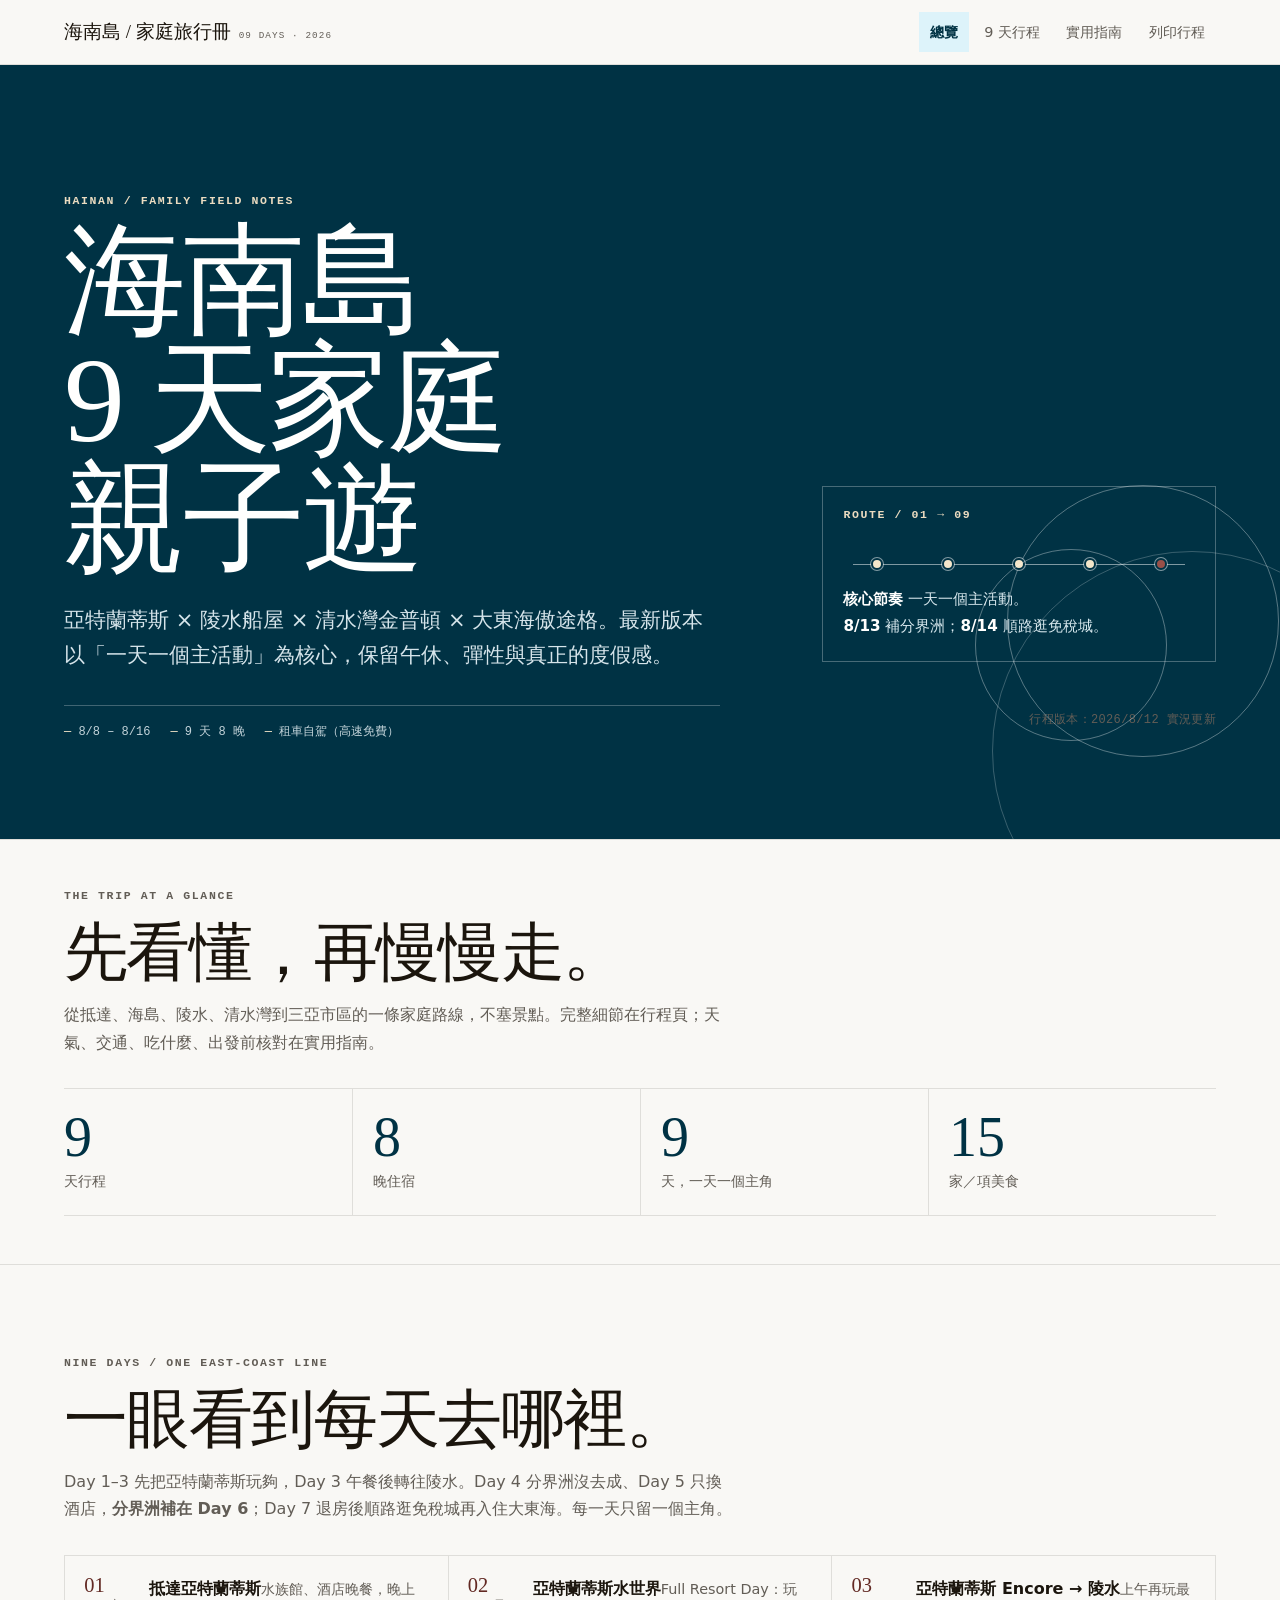
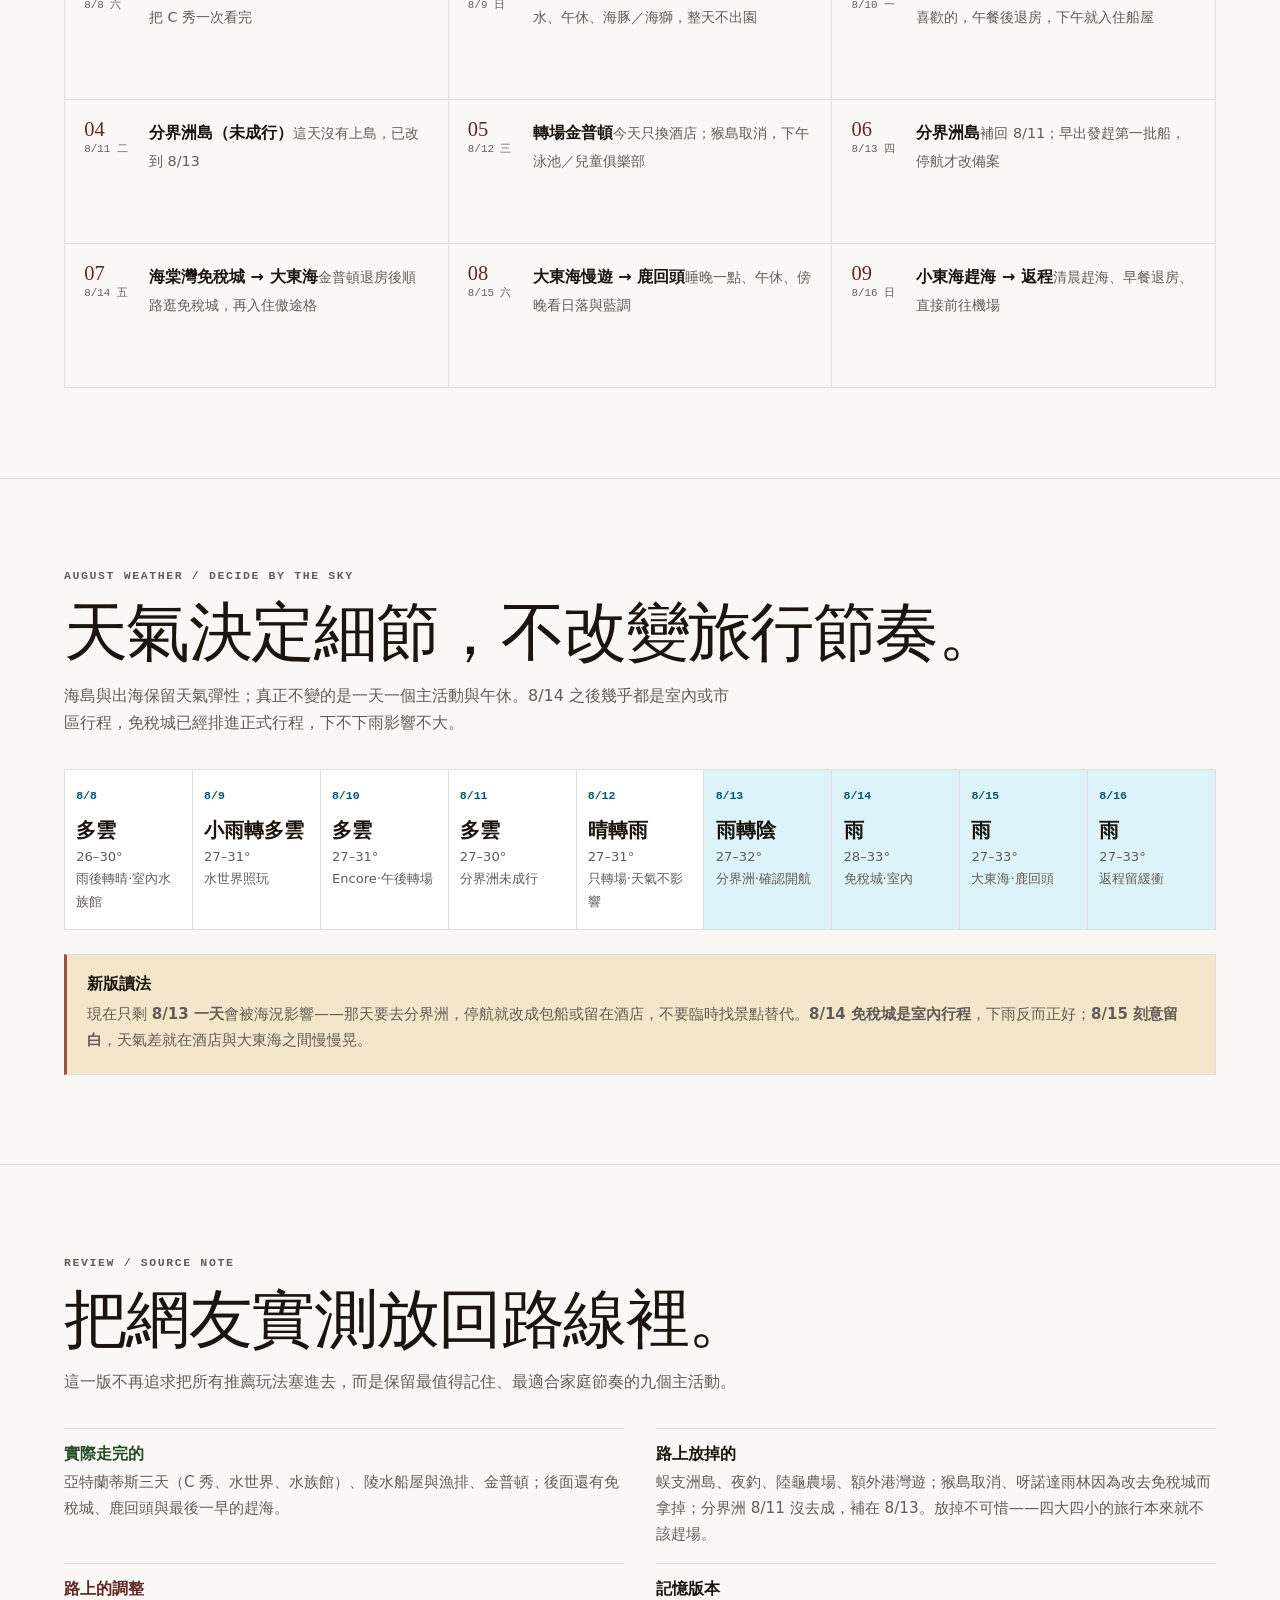
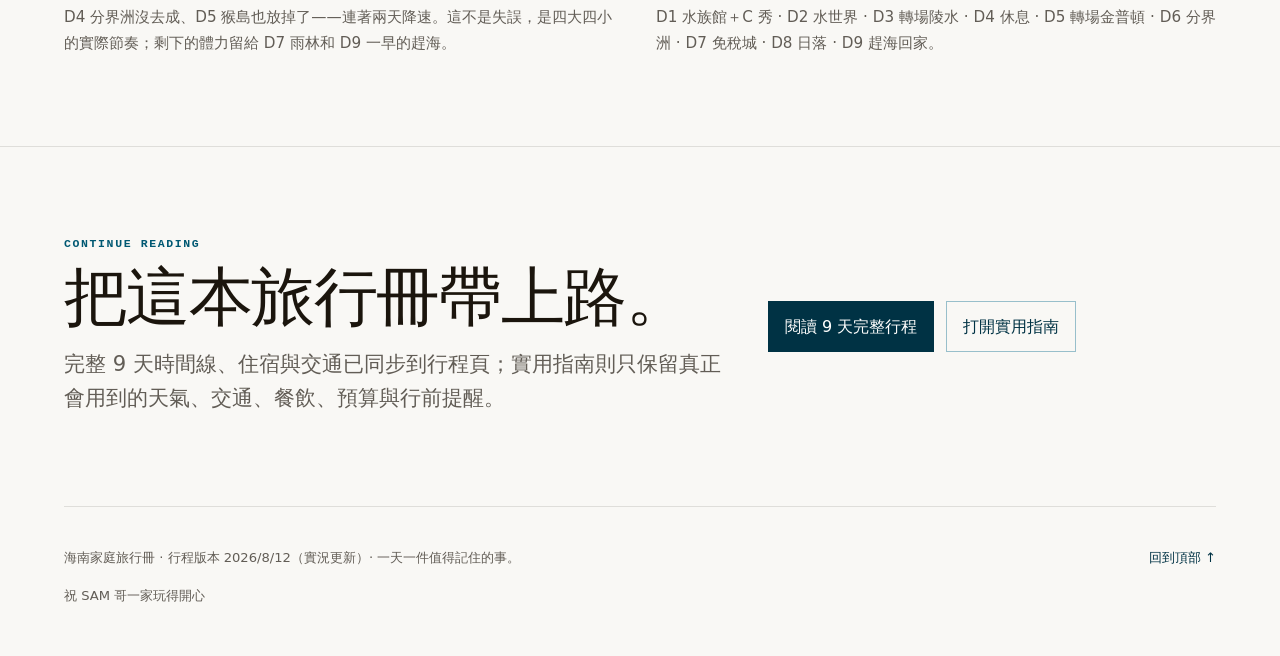
<file: index.html>
<!DOCTYPE html>

<html lang="zh-Hant">
<head>
<meta charset="utf-8"/>
<meta content="width=device-width, initial-scale=1" name="viewport"/>
<title>海南島 9 天 8 晚優化版｜家庭旅行冊</title>
<meta content="海南島 9 天 8 晚家庭親子遊優化版：一天一個主活動，保留午休、彈性與真正的度假感。" name="description"/>
<meta content="#1d3a5c" name="theme-color"/>
<meta content="telephone=no" name="format-detection"/>
<link href="data:image/svg+xml,%3Csvg xmlns='http://www.w3.org/2000/svg' viewBox='0 0 32 32'%3E%3Crect width='32' height='32' fill='%231d3a5c'/%3E%3Cpath d='M2 21c3.5 0 3.5-3 7-3s3.5 3 7 3 3.5-3 7-3 3.5 3 7 3' stroke='%23f2d9a8' stroke-width='2.4' fill='none' stroke-linecap='round'/%3E%3Cpath d='M2 27c3.5 0 3.5-3 7-3s3.5 3 7 3 3.5-3 7-3 3.5 3 7 3' stroke='%237fb0d4' stroke-width='2.4' fill='none' stroke-linecap='round'/%3E%3Ccircle cx='23' cy='9' r='4.5' fill='%23f2d9a8'/%3E%3C/svg%3E" rel="icon" type="image/svg+xml"/>
<meta content="website" property="og:type"/>
<meta content="海南島 9 天 8 晚優化版｜家庭旅行冊" property="og:title"/>
<meta content="海南島 9 天 8 晚家庭親子遊優化版：一天一個主活動，保留午休、彈性與真正的度假感。" property="og:description"/>
<meta content="海南島家庭旅行冊" property="og:site_name"/>
<meta content="zh_Hant" property="og:locale"/>
<meta content="summary" name="twitter:card"/>
<link href="styles.css" rel="stylesheet"/>
<script>document.documentElement.dataset.js="1"</script>
</head>
<body data-page="home">
<a class="skip-link" data-od-id="skip-link" href="#main-content">跳到主要內容</a>
<header class="site-header" data-od-id="site-header">
<div class="site-header__inner">
<a class="wordmark" data-od-id="site-wordmark" href="index.html">
        海南島 / 家庭旅行冊 <small>09 days · 2026</small>
</a>
<button aria-controls="site-nav" aria-expanded="false" class="menu-toggle" data-menu-toggle="" data-od-id="menu-toggle" type="button">開啟目錄</button>
<nav aria-label="主要導覽" class="site-nav" data-od-id="site-nav" hidden="" id="site-nav">
<a aria-current="page" data-nav-link="" data-od-id="nav-home" href="index.html">總覽</a>
<a data-nav-link="" data-od-id="nav-itinerary" href="itinerary.html">9 天行程</a>
<a data-nav-link="" data-od-id="nav-practical" href="practical-guide.html">實用指南</a>
<a data-od-id="nav-print" href="itinerary.html#print">列印行程</a>
</nav>
</div>
</header>
<header class="hero" data-od-id="home-hero">
<div class="hero__inner">
<div class="hero__copy">
<p class="eyebrow">Hainan / Family field notes</p>
<h1 data-od-id="home-title">海南島<br/>9 天家庭親子遊</h1>
<p class="lead">亞特蘭蒂斯 × 陵水船屋 × 清水灣金普頓 × 大東海傲途格。最新版本以「一天一個主活動」為核心，保留午休、彈性與真正的度假感。</p>
<div class="hero__footer" data-od-id="home-trip-meta">
<span>8/8 – 8/16</span>
<span>9 天 8 晚</span>
<span>租車自駕（高速免費）</span>
</div>
</div>
<div aria-label="路線摘要" class="hero__aside" data-od-id="home-route-art">
<div class="hero__route">
<p class="eyebrow">Route / 01 → 09</p>
<div aria-hidden="true" class="route-line">
<span></span><span></span><span></span><span></span><span></span>
</div>
<p class="hero__note"><strong>核心節奏</strong> 一天一個主活動。<br/><strong>8/13</strong> 補分界洲；<strong>8/14</strong> 順路逛免稅城。</p>
</div>
<p class="meta">行程版本：2026/8/12 實況更新</p>
</div>
</div>
</header>
<main id="main-content">
<section class="section section--tight" data-od-id="home-overview" data-section="" id="overview">
<div class="shell">
<div class="section-intro">
<p class="eyebrow eyebrow--sea">The trip at a glance</p>
<h2 data-od-id="overview-heading">先看懂，再慢慢走。</h2>
<p>從抵達、海島、陵水、清水灣到三亞市區的一條家庭路線，不塞景點。完整細節在行程頁；天氣、交通、吃什麼、出發前核對在實用指南。</p>
</div>
<div aria-label="行程統計" class="stat-strip" data-od-id="overview-stats">
<div class="stat" data-od-id="stat-days"><span class="stat__value">9</span><span class="stat__label">天行程</span></div>
<div class="stat" data-od-id="stat-nights"><span class="stat__value">8</span><span class="stat__label">晚住宿</span></div>
<div class="stat" data-od-id="stat-spots"><span class="stat__value">9</span><span class="stat__label">天，一天一個主角</span></div>
<div class="stat" data-od-id="stat-food"><span class="stat__value">15</span><span class="stat__label">家／項美食</span></div>
</div>
</div>
</section>
<section class="section" data-od-id="home-route" data-section="" id="route">
<div class="shell">
<div class="section-intro">
<p class="eyebrow eyebrow--sea">Nine days / one east-coast line</p>
<h2 data-od-id="route-heading">一眼看到每天去哪裡。</h2>
<p>Day 1–3 先把亞特蘭蒂斯玩夠，Day 3 午餐後轉往陵水。Day 4 分界洲沒去成、Day 5 只換酒店，<strong>分界洲補在 Day 6</strong>；Day 7 退房後順路逛免稅城再入住大東海。每一天只留一個主角。</p>
</div>
<div class="route-grid" data-od-id="route-grid">
<a class="route-item" data-date="2026-08-08" data-od-id="route-day-1" href="itinerary.html#day-1">
<span class="route-item__day">01 <span class="route-item__date">8/8 六</span></span>
<span><strong class="route-item__title">抵達亞特蘭蒂斯</strong><span class="route-item__caption">水族館、酒店晚餐，晚上把 C 秀一次看完</span></span>
</a>
<a class="route-item" data-date="2026-08-09" data-od-id="route-day-2" href="itinerary.html#day-2">
<span class="route-item__day">02 <span class="route-item__date">8/9 日</span></span>
<span><strong class="route-item__title">亞特蘭蒂斯水世界</strong><span class="route-item__caption">Full Resort Day：玩水、午休、海豚／海獅，整天不出園</span></span>
</a>
<a class="route-item" data-date="2026-08-10" data-od-id="route-day-3" href="itinerary.html#day-3">
<span class="route-item__day">03 <span class="route-item__date">8/10 一</span></span>
<span><strong class="route-item__title">亞特蘭蒂斯 Encore → 陵水</strong><span class="route-item__caption">上午再玩最喜歡的，午餐後退房，下午就入住船屋</span></span>
</a>
<a class="route-item" data-date="2026-08-11" data-od-id="route-day-4" href="itinerary.html#day-4">
<span class="route-item__day">04 <span class="route-item__date">8/11 二</span></span>
<span><strong class="route-item__title">分界洲島（未成行）</strong><span class="route-item__caption">這天沒有上島，已改到 8/13</span></span>
</a>
<a class="route-item" data-date="2026-08-12" data-od-id="route-day-5" href="itinerary.html#day-5">
<span class="route-item__day">05 <span class="route-item__date">8/12 三</span></span>
<span><strong class="route-item__title">轉場金普頓</strong><span class="route-item__caption">今天只換酒店；猴島取消，下午泳池／兒童俱樂部</span></span>
</a>
<a class="route-item" data-date="2026-08-13" data-od-id="route-day-6" href="itinerary.html#day-6">
<span class="route-item__day">06 <span class="route-item__date">8/13 四</span></span>
<span><strong class="route-item__title">分界洲島</strong><span class="route-item__caption">補回 8/11；早出發趕第一批船，停航才改備案</span></span>
</a>
<a class="route-item" data-date="2026-08-14" data-od-id="route-day-7" href="itinerary.html#day-7">
<span class="route-item__day">07 <span class="route-item__date">8/14 五</span></span>
<span><strong class="route-item__title">海棠灣免稅城 → 大東海</strong><span class="route-item__caption">金普頓退房後順路逛免稅城，再入住傲途格</span></span>
</a>
<a class="route-item" data-date="2026-08-15" data-od-id="route-day-8" href="itinerary.html#day-8">
<span class="route-item__day">08 <span class="route-item__date">8/15 六</span></span>
<span><strong class="route-item__title">大東海慢遊 → 鹿回頭</strong><span class="route-item__caption">睡晚一點、午休、傍晚看日落與藍調</span></span>
</a>
<a class="route-item" data-date="2026-08-16" data-od-id="route-day-9" href="itinerary.html#day-9">
<span class="route-item__day">09 <span class="route-item__date">8/16 日</span></span>
<span><strong class="route-item__title">小東海趕海 → 返程</strong><span class="route-item__caption">清晨趕海、早餐退房、直接前往機場</span></span>
</a>
</div>
</div>
</section>
<section class="section" data-od-id="home-weather-preview" data-section="" id="weather-preview">
<div class="shell">
<div class="section-intro">
<p class="eyebrow eyebrow--sea">August weather / decide by the sky</p>
<h2 data-od-id="weather-preview-heading">天氣決定細節，不改變旅行節奏。</h2>
<p>海島與出海保留天氣彈性；真正不變的是一天一個主活動與午休。8/14 之後幾乎都是室內或市區行程，免稅城已經排進正式行程，下不下雨影響不大。</p>
</div>
<div aria-label="每日天氣摘要" class="weather-grid" data-od-id="weather-grid">
<div class="weather-day" data-od-id="weather-0808"><span class="weather-day__date">8/8</span><strong class="weather-day__state">多雲</strong><span class="weather-day__temp">26–30°</span><span class="weather-day__desc">雨後轉晴·室內水族館</span></div>
<div class="weather-day" data-od-id="weather-0809"><span class="weather-day__date">8/9</span><strong class="weather-day__state">小雨轉多雲</strong><span class="weather-day__temp">27–31°</span><span class="weather-day__desc">水世界照玩</span></div>
<div class="weather-day" data-od-id="weather-0810"><span class="weather-day__date">8/10</span><strong class="weather-day__state">多雲</strong><span class="weather-day__temp">27–31°</span><span class="weather-day__desc">Encore·午後轉場</span></div>
<div class="weather-day" data-od-id="weather-0811"><span class="weather-day__date">8/11</span><strong class="weather-day__state">多雲</strong><span class="weather-day__temp">27–30°</span><span class="weather-day__desc">分界洲未成行</span></div>
<div class="weather-day" data-od-id="weather-0812"><span class="weather-day__date">8/12</span><strong class="weather-day__state">晴轉雨</strong><span class="weather-day__temp">27–31°</span><span class="weather-day__desc">只轉場·天氣不影響</span></div>
<div class="weather-day is-rainy" data-od-id="weather-0813"><span class="weather-day__date">8/13</span><strong class="weather-day__state">雨轉陰</strong><span class="weather-day__temp">27–32°</span><span class="weather-day__desc">分界洲·確認開航</span></div>
<div class="weather-day is-rainy" data-od-id="weather-0814"><span class="weather-day__date">8/14</span><strong class="weather-day__state">雨</strong><span class="weather-day__temp">28–33°</span><span class="weather-day__desc">免稅城·室內</span></div>
<div class="weather-day is-rainy" data-od-id="weather-0815"><span class="weather-day__date">8/15</span><strong class="weather-day__state">雨</strong><span class="weather-day__temp">27–33°</span><span class="weather-day__desc">大東海·鹿回頭</span></div>
<div class="weather-day is-rainy" data-od-id="weather-0816"><span class="weather-day__date">8/16</span><strong class="weather-day__state">雨</strong><span class="weather-day__temp">27–33°</span><span class="weather-day__desc">返程留緩衝</span></div>
</div>
<div class="callout callout--sand" data-od-id="weather-strategy-callout" style="margin-top:1.5rem">
<h3>新版讀法</h3>
<p>現在只剩 <strong>8/13 一天</strong>會被海況影響——那天要去分界洲，停航就改成包船或留在酒店，不要臨時找景點替代。<strong>8/14 免稅城是室內行程</strong>，下雨反而正好；<strong>8/15 刻意留白</strong>，天氣差就在酒店與大東海之間慢慢晃。</p>
</div>
</div>
</section>
<section class="section" data-od-id="home-review" data-section="" id="review">
<div class="shell">
<div class="section-intro">
<p class="eyebrow">Review / source note</p>
<h2 data-od-id="review-heading">把網友實測放回路線裡。</h2>
<p>這一版不再追求把所有推薦玩法塞進去，而是保留最值得記住、最適合家庭節奏的九個主活動。</p>
</div>
<div class="review-grid" data-od-id="review-grid">
<article class="review-item"><h3 class="is-good">實際走完的</h3><p>亞特蘭蒂斯三天（C 秀、水世界、水族館）、陵水船屋與漁排、金普頓；後面還有免稅城、鹿回頭與最後一早的趕海。</p></article>
<article class="review-item"><h3>路上放掉的</h3><p>蜈支洲島、夜釣、陸龜農場、額外港灣遊；猴島取消、呀諾達雨林因為改去免稅城而拿掉；分界洲 8/11 沒去成，補在 8/13。放掉不可惜——四大四小的旅行本來就不該趕場。</p></article>
<article class="review-item"><h3 class="is-warn">路上的調整</h3><p>D4 分界洲沒去成、D5 猴島也放掉了——連著兩天降速。這不是失誤，是四大四小的實際節奏；剩下的體力留給 D7 雨林和 D9 一早的趕海。</p></article>
<article class="review-item"><h3>記憶版本</h3><p>D1 水族館＋C 秀 · D2 水世界 · D3 轉場陵水 · D4 休息 · D5 轉場金普頓 · D6 分界洲 · D7 免稅城 · D8 日落 · D9 趕海回家。</p></article>
</div>
</div>
</section>
<section class="section" data-od-id="home-next-step" id="next">
<div class="shell split-layout split-layout--wide">
<div>
<p class="eyebrow eyebrow--sea">Continue reading</p>
<h2 data-od-id="next-heading">把這本旅行冊帶上路。</h2>
<p class="lead">完整 9 天時間線、住宿與交通已同步到行程頁；實用指南則只保留真正會用到的天氣、交通、餐飲、預算與行前提醒。</p>
</div>
<div class="button-row" data-od-id="next-actions">
<a class="button" data-od-id="cta-itinerary" href="itinerary.html">閱讀 9 天完整行程</a>
<a class="button button--quiet" data-od-id="cta-practical" href="practical-guide.html">打開實用指南</a>
</div>
</div>
</section>
</main>
<footer class="footer shell" data-od-id="site-footer">
<div class="footer__line">
<p>海南家庭旅行冊 · 行程版本 2026/8/12（實況更新）· 一天一件值得記住的事。</p>
<a class="back-to-top" data-od-id="home-back-to-top" href="#main-content">回到頂部 ↑</a>
</div>
<p style="margin-top:1rem">祝 SAM 哥一家玩得開心</p>
</footer>
<script src="site.js"></script>
</body>
</html>
</file>
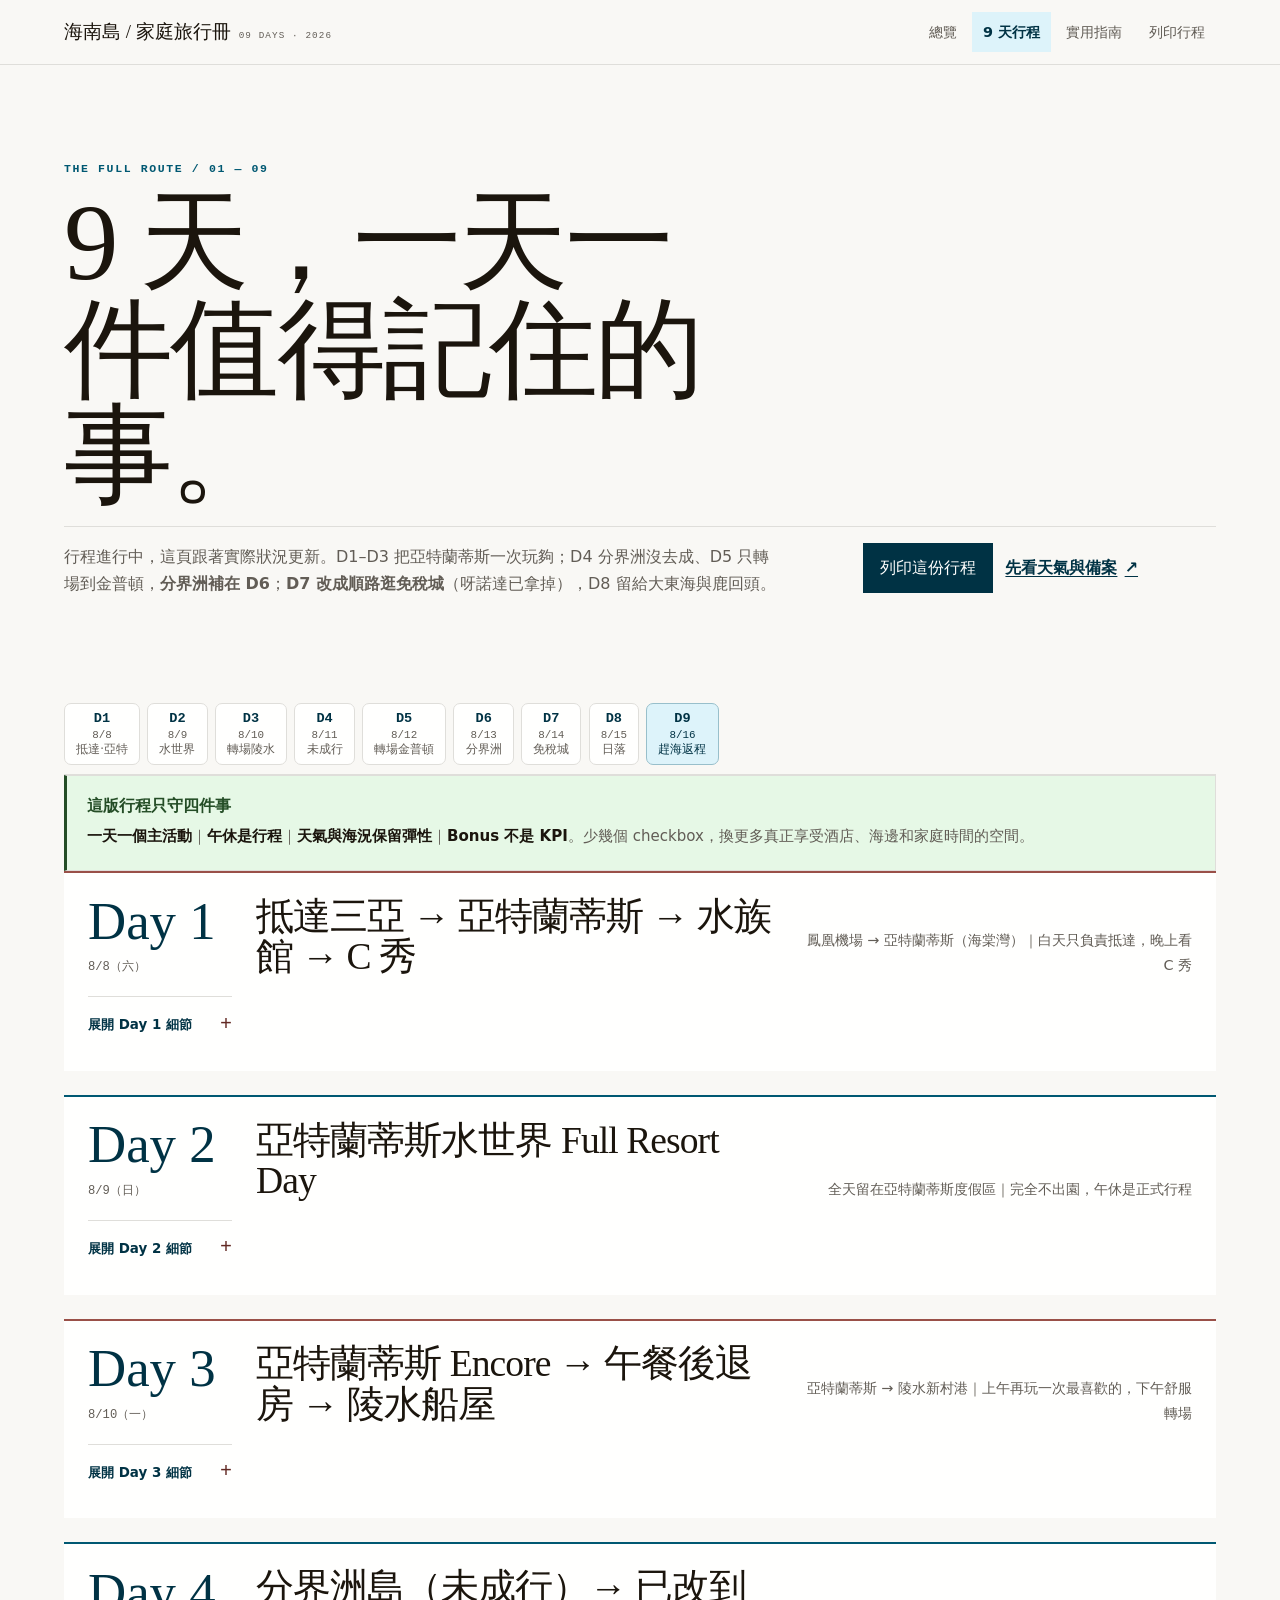
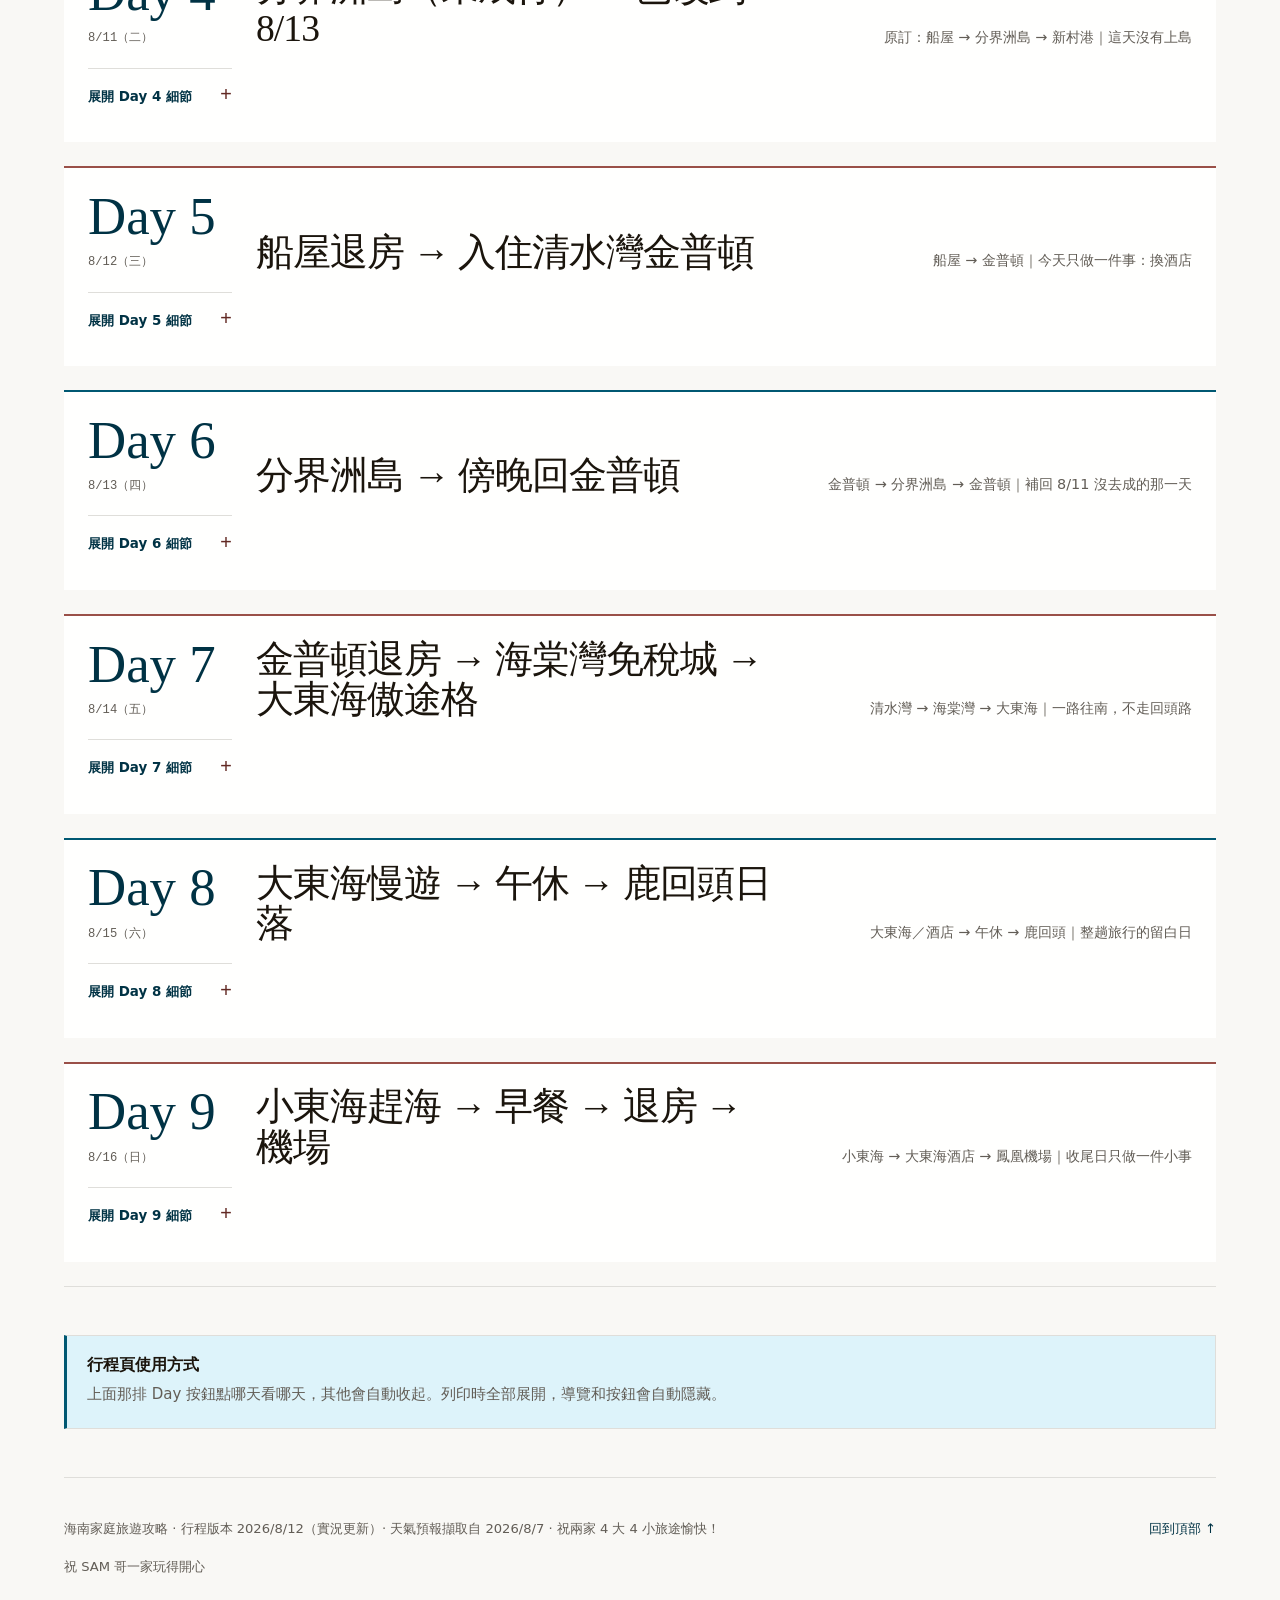
<file: itinerary.html>
<!DOCTYPE html>

<html lang="zh-Hant">
<head>
<meta charset="utf-8"/>
<meta content="width=device-width, initial-scale=1" name="viewport"/>
<title>9 天優化行程｜海南島家庭旅行冊</title>
<meta content="海南島 9 天 8 晚逐日行程：每天的建議節奏、主活動、餐飲與住宿，一天一個主角。" name="description"/>
<meta content="#1d3a5c" name="theme-color"/>
<meta content="telephone=no" name="format-detection"/>
<link href="data:image/svg+xml,%3Csvg xmlns='http://www.w3.org/2000/svg' viewBox='0 0 32 32'%3E%3Crect width='32' height='32' fill='%231d3a5c'/%3E%3Cpath d='M2 21c3.5 0 3.5-3 7-3s3.5 3 7 3 3.5-3 7-3 3.5 3 7 3' stroke='%23f2d9a8' stroke-width='2.4' fill='none' stroke-linecap='round'/%3E%3Cpath d='M2 27c3.5 0 3.5-3 7-3s3.5 3 7 3 3.5-3 7-3 3.5 3 7 3' stroke='%237fb0d4' stroke-width='2.4' fill='none' stroke-linecap='round'/%3E%3Ccircle cx='23' cy='9' r='4.5' fill='%23f2d9a8'/%3E%3C/svg%3E" rel="icon" type="image/svg+xml"/>
<meta content="website" property="og:type"/>
<meta content="9 天優化行程｜海南島家庭旅行冊" property="og:title"/>
<meta content="海南島 9 天 8 晚逐日行程：每天的建議節奏、主活動、餐飲與住宿，一天一個主角。" property="og:description"/>
<meta content="海南島家庭旅行冊" property="og:site_name"/>
<meta content="zh_Hant" property="og:locale"/>
<meta content="summary" name="twitter:card"/>
<link href="styles.css" rel="stylesheet"/>
<script>document.documentElement.dataset.js="1"</script>
</head>
<body data-page="itinerary">
<a class="skip-link" data-od-id="skip-link" href="#main-content">跳到主要內容</a>
<header class="site-header" data-od-id="site-header">
<div class="site-header__inner">
<a class="wordmark" data-od-id="site-wordmark" href="index.html">
        海南島 / 家庭旅行冊 <small>09 days · 2026</small>
</a>
<button aria-controls="site-nav" aria-expanded="false" class="menu-toggle" data-menu-toggle="" data-od-id="menu-toggle" type="button">開啟目錄</button>
<nav aria-label="主要導覽" class="site-nav" data-od-id="site-nav" hidden="" id="site-nav">
<a data-nav-link="" data-od-id="nav-home" href="index.html">總覽</a>
<a aria-current="page" data-nav-link="" data-od-id="nav-itinerary" href="itinerary.html">9 天行程</a>
<a data-nav-link="" data-od-id="nav-practical" href="practical-guide.html">實用指南</a>
<a data-od-id="nav-print" href="#print">列印行程</a>
</nav>
</div>
</header>
<main id="main-content">
<section class="page-intro shell" data-od-id="itinerary-intro" id="print">
<p class="eyebrow eyebrow--sea">The full route / 01 — 09</p>
<h1 data-od-id="itinerary-title">9 天，一天一件值得記住的事。</h1>
<div class="page-intro__line">
<p>行程進行中，這頁跟著實際狀況更新。D1–D3 把亞特蘭蒂斯一次玩夠；D4 分界洲沒去成、D5 只轉場到金普頓，<strong>分界洲補在 D6</strong>；<strong>D7 改成順路逛免稅城</strong>（呀諾達已拿掉），D8 留給大東海與鹿回頭。</p>
<div class="button-row">
<button class="button" data-od-id="print-itinerary" data-print="" type="button">列印這份行程</button>
<a class="text-link" data-od-id="itinerary-to-guide" href="practical-guide.html#weather">先看天氣與備案</a>
</div>
</div>
</section>
<nav aria-label="每日行程快速跳轉" class="day-nav" data-day-nav="">
<a class="day-nav__link" data-anchor-link="" data-date="2026-08-08" href="#day-1"><span class="day-nav__num">D1</span><span class="day-nav__date">8/8</span><span class="day-nav__label">抵達·亞特</span></a>
<a class="day-nav__link" data-anchor-link="" data-date="2026-08-09" href="#day-2"><span class="day-nav__num">D2</span><span class="day-nav__date">8/9</span><span class="day-nav__label">水世界</span></a>
<a class="day-nav__link" data-anchor-link="" data-date="2026-08-10" href="#day-3"><span class="day-nav__num">D3</span><span class="day-nav__date">8/10</span><span class="day-nav__label">轉場陵水</span></a>
<a class="day-nav__link" data-anchor-link="" data-date="2026-08-11" href="#day-4"><span class="day-nav__num">D4</span><span class="day-nav__date">8/11</span><span class="day-nav__label">未成行</span></a>
<a class="day-nav__link" data-anchor-link="" data-date="2026-08-12" href="#day-5"><span class="day-nav__num">D5</span><span class="day-nav__date">8/12</span><span class="day-nav__label">轉場金普頓</span></a>
<a class="day-nav__link" data-anchor-link="" data-date="2026-08-13" href="#day-6"><span class="day-nav__num">D6</span><span class="day-nav__date">8/13</span><span class="day-nav__label">分界洲</span></a>
<a class="day-nav__link" data-anchor-link="" data-date="2026-08-14" href="#day-7"><span class="day-nav__num">D7</span><span class="day-nav__date">8/14</span><span class="day-nav__label">免稅城</span></a>
<a class="day-nav__link" data-anchor-link="" data-date="2026-08-15" href="#day-8"><span class="day-nav__num">D8</span><span class="day-nav__date">8/15</span><span class="day-nav__label">日落</span></a>
<a class="day-nav__link" data-anchor-link="" data-date="2026-08-16" href="#day-9"><span class="day-nav__num">D9</span><span class="day-nav__date">8/16</span><span class="day-nav__label">趕海返程</span></a>
</nav><section class="shell" data-od-id="trip-principles">
<div class="callout callout--verify">
<h4>這版行程只守四件事</h4>
<p><strong>一天一個主活動</strong>｜<strong>午休是行程</strong>｜<strong>天氣與海況保留彈性</strong>｜<strong>Bonus 不是 KPI</strong>。少幾個 checkbox，換更多真正享受酒店、海邊和家庭時間的空間。</p>
</div>
</section>
<div class="shell">
<article class="day-card" data-date="2026-08-08" data-default-open="false" data-disclosure="" data-od-id="day-1" data-section="" id="day-1">
<div class="day-card__header">
<div class="day-card__topline"><span class="day-card__number">Day 1</span><span class="day-card__date">8/8（六）</span></div>
<h2 class="day-card__title" data-od-id="day-1-heading">抵達三亞 → 亞特蘭蒂斯 → 水族館 → C 秀</h2>
<p class="day-card__route">鳳凰機場 → 亞特蘭蒂斯（海棠灣）｜白天只負責抵達，晚上看 C 秀</p>
<div><button aria-controls="day-1-body" aria-expanded="true" class="disclosure__trigger" data-disclosure-trigger="" data-od-id="day-1-toggle" type="button">收合 Day 1 細節</button></div>
</div>
<div class="day-card__body" data-disclosure-panel="" data-od-id="day-1-body" id="day-1-body">
<div class="route-bar" data-od-id="day-1-route"><span class="r-item">鳳凰機場</span><span class="dot"></span><span class="r-item">亞特蘭蒂斯</span><span class="dot"></span><span class="r-item">失落的空間水族館</span><span class="dot"></span><span class="r-item">酒店晚餐</span><span class="dot"></span><span class="r-item">C 秀</span></div>
<div class="timeline" data-od-id="day-1-timeline"><div class="timeline__title">建議節奏</div><div class="timeline__item"><span class="timeline__time">14:00 左右</span><span>抵達三亞、取車</span></div><div class="timeline__item"><span class="timeline__time">約 15:00</span><span>入住／寄存行李</span></div><div class="timeline__item"><span class="timeline__time">下午</span><span>失落的空間水族館</span></div><div class="timeline__item"><span class="timeline__time">18:00 左右</span><span>酒店晚餐</span></div><div class="timeline__item"><span class="timeline__time">晚上</span><span>C 秀（訂票時就選這一晚）</span></div></div>
<div class="spot-list">
<article class="spot" data-od-id="day-1-arrive-01">
<div class="spot__head">
<div class="spot__mark">01<br/>ARRIVE</div>
<div><h3 class="spot__name">抵達＋取車</h3><div class="spot__facts"><span>先把人和行李安頓好</span></div></div>
</div>
<p class="spot__desc">第一天不追景點。完成取車後直接前往亞特蘭蒂斯，Check-in 未完成也可先寄存行李。</p>
<p class="spot__tip"><strong>提示</strong>：把精神留給接下來兩整天的亞特蘭蒂斯。</p>
</article>
<article class="spot" data-od-id="day-1-sea-02">
<div class="spot__head">
<div class="spot__mark">02<br/>SEA</div>
<div><h3 class="spot__name">失落的空間水族館</h3><div class="spot__facts"><span>下午主活動</span></div></div>
</div>
<p class="spot__desc">到酒店後只安排水族館，慢慢看、慢慢逛，不再加免稅城、市區或額外海灘活動。</p>
<p class="spot__tip"><strong>提示</strong>：孩子若累了就提早回房，今天的成功標準是「舒服抵達」。</p>
</article>
<article class="spot" data-od-id="day-1-show-03">
<div class="spot__head">
<div class="spot__mark">03<br/>SHOW</div>
<div><h3 class="spot__name">C 秀</h3><div class="spot__facts"><span>晚上主活動</span></div></div>
</div>
<p class="spot__desc">C 秀放在第一晚：白天只有水族館，體力還在，看完就直接回房睡覺，也把 D2、D3 的白天完整留給水世界。</p>
<p class="spot__tip"><strong>提示</strong>：訂票時就選 8/8 這一晚。如果班機延誤或孩子撐不住，改訂 8/9 晚上是唯一備案——不要拖到 D3，那天要退房轉場。</p>
</article></div>
<div class="meal-block" data-od-id="day-1-meals"><div class="meal-block__label">餐飲安排 · 01</div><p>晚餐：酒店內解決最省力，並且要趕得上 C 秀開演。重點不是吃遍餐廳，而是讓全家在第一晚順利落地、洗澡、睡好。</p></div>
<div class="hotel-block" data-od-id="day-1-hotel"><div class="hotel-block__label">住宿 · 01</div><p>三亞·亞特蘭蒂斯酒店｜連住 2 晚（8/10 中午退房）。</p></div>
<div class="callout callout--verify" data-od-id="day-1-principle"><h4>今天不加</h4><p>免稅城、額外市區、額外海灘活動全部先放掉。白天只負責進入度假模式，晚上把 C 秀一次解決。</p></div>
</div>
</article>
<article class="day-card" data-date="2026-08-09" data-default-open="false" data-disclosure="" data-od-id="day-2" data-section="" id="day-2">
<div class="day-card__header">
<div class="day-card__topline"><span class="day-card__number">Day 2</span><span class="day-card__date">8/9（日）</span></div>
<h2 class="day-card__title" data-od-id="day-2-heading">亞特蘭蒂斯水世界 Full Resort Day</h2>
<p class="day-card__route">全天留在亞特蘭蒂斯度假區｜完全不出園，午休是正式行程</p>
<div><button aria-controls="day-2-body" aria-expanded="true" class="disclosure__trigger" data-disclosure-trigger="" data-od-id="day-2-toggle" type="button">收合 Day 2 細節</button></div>
</div>
<div class="day-card__body" data-disclosure-panel="" data-od-id="day-2-body" id="day-2-body">
<div class="route-bar" data-od-id="day-2-route"><span class="r-item">酒店</span><span class="dot"></span><span class="r-item">水世界</span><span class="dot"></span><span class="r-item">午休</span><span class="dot"></span><span class="r-item">海豚／海獅</span><span class="dot"></span><span class="r-item">泳池／沙灘</span></div>
<div class="timeline" data-od-id="day-2-timeline"><div class="timeline__title">建議節奏</div><div class="timeline__item"><span class="timeline__time">09:30–10:00</span><span>盡量一開園就進水世界</span></div><div class="timeline__item"><span class="timeline__time">約 12:00</span><span>午餐</span></div><div class="timeline__item"><span class="timeline__time">13:00–15:00</span><span>回房午休（正式行程，不是空白）</span></div><div class="timeline__item"><span class="timeline__time">下午</span><span>海豚／海獅互動，依孩子精神決定活動量</span></div><div class="timeline__item"><span class="timeline__time">傍晚</span><span>泳池、沙灘或再刷一次水世界，想做哪個就做哪個</span></div><div class="timeline__item"><span class="timeline__time">晚上</span><span>酒店晚餐，早點睡（明天還有半天可以玩）</span></div></div>
<div class="spot-list">
<article class="spot" data-od-id="day-2-water-03">
<div class="spot__head">
<div class="spot__mark">04<br/>WATER</div>
<div><h3 class="spot__name">亞特蘭蒂斯水世界</h3><div class="spot__facts"><span>今天的主角</span></div></div>
</div>
<p class="spot__desc">上午集中玩水，先玩全家最想玩的設施，不以「把每個項目玩完」為目標——明天上午還會再來一次。</p>
<p class="spot__tip"><strong>提示</strong>：開園前後入場，通常比中午才進去舒服。住客可無限次入園，玩累了隨時回房。</p>
</article>
<article class="spot" data-od-id="day-2-pause-05">
<div class="spot__head">
<div class="spot__mark">05<br/>PAUSE</div>
<div><h3 class="spot__name">午餐＋午休</h3><div class="spot__facts"><span>必要行程</span></div></div>
</div>
<p class="spot__desc">中午回房沖澡、吃飯、休息。這一段不是空白，而是確保下午和晚上的情緒品質。</p>
<p class="spot__tip"><strong>提示</strong>：如果孩子已經很累，下午互動活動可以縮短。</p>
</article>
<article class="spot" data-od-id="day-2-animal-06">
<div class="spot__head">
<div class="spot__mark">06<br/>ANIMAL</div>
<div><h3 class="spot__name">海豚／海獅互動＋自由時段</h3><div class="spot__facts"><span>午休後不再趕場</span></div></div>
</div>
<p class="spot__desc">互動活動放在午休後。結束後不安排任何固定項目：泳池、沙灘、再刷一次水世界，或就待在房間，都算完成今天。</p>
<p class="spot__tip"><strong>提示</strong>：C 秀昨晚已經看完，今天晚上是真正的空檔，別再往裡面塞東西。</p>
</article></div>
<div class="meal-block" data-od-id="day-2-meals"><div class="meal-block__label">餐飲安排 · 02</div><p>早餐與晚餐留在酒店；午餐以方便、快、能回房休息為優先。想吃奧西亞諾海底餐廳或 Bread Street Kitchen，今晚是最從容的一晚。</p></div>
<div class="hotel-block" data-od-id="day-2-hotel"><div class="hotel-block__label">住宿 · 02</div><p>三亞·亞特蘭蒂斯酒店｜第 2 晚（明天中午退房）。</p></div>
<div class="callout callout--verify" data-od-id="day-2-principle"><h4>今天的關鍵</h4><p>一整天不出園。午休視為必要行程，不是可有可無。</p></div>
</div>
</article>
<article class="day-card" data-date="2026-08-10" data-default-open="false" data-disclosure="" data-od-id="day-3" data-section="" id="day-3">
<div class="day-card__header">
<div class="day-card__topline"><span class="day-card__number">Day 3</span><span class="day-card__date">8/10（一）</span></div>
<h2 class="day-card__title" data-od-id="day-3-heading">亞特蘭蒂斯 Encore → 午餐後退房 → 陵水船屋</h2>
<p class="day-card__route">亞特蘭蒂斯 → 陵水新村港｜上午再玩一次最喜歡的，下午舒服轉場</p>
<div><button aria-controls="day-3-body" aria-expanded="true" class="disclosure__trigger" data-disclosure-trigger="" data-od-id="day-3-toggle" type="button">收合 Day 3 細節</button></div>
</div>
<div class="day-card__body" data-disclosure-panel="" data-od-id="day-3-body" id="day-3-body">
<div class="route-bar" data-od-id="day-3-route"><span class="r-item">水世界 Encore</span><span class="dot"></span><span class="r-item">午餐＋退房</span><span class="dot"></span><span class="r-item">開往陵水</span><span class="dot"></span><span class="r-item">陵水船屋</span><span class="dot"></span><span class="r-item">新村港漁排</span></div>
<div class="timeline" data-od-id="day-3-timeline"><div class="timeline__title">建議節奏</div><div class="timeline__item"><span class="timeline__time">早上</span><span>睡到自然醒、酒店早餐，行李先收好</span></div><div class="timeline__item"><span class="timeline__time">09:30–11:30</span><span>水世界或水族館 Encore：只玩最喜歡的那幾樣</span></div><div class="timeline__item"><span class="timeline__time">12:00</span><span>午餐，順便沖澡換衣服</span></div><div class="timeline__item"><span class="timeline__time">13:00</span><span>退房、取車出發（車程約 1 小時）</span></div><div class="timeline__item"><span class="timeline__time">14:30–15:00</span><span>入住陵水船屋，下午在民宿附近晃晃</span></div><div class="timeline__item"><span class="timeline__time">晚上</span><span>新村港漁排晚餐</span></div></div>
<div class="spot-list">
<article class="spot" data-od-id="day-3-encore-07">
<div class="spot__head">
<div class="spot__mark">07<br/>ENCORE</div>
<div><h3 class="spot__name">亞特蘭蒂斯 Encore</h3><div class="spot__facts"><span>上午主活動</span></div></div>
</div>
<p class="spot__desc">住客可以無限次入園，所以最後一個上午不排新東西——回去玩前兩天全家最喜歡的那一兩樣，玩完就走，沒有遺憾。</p>
<p class="spot__tip"><strong>提示</strong>：早上先把行李打包好、寄放在櫃檯，玩完直接沖澡吃飯上車，不用再上樓折返。</p>
</article>
<article class="spot" data-od-id="day-3-stay-08">
<div class="spot__head">
<div class="spot__mark">08<br/>STAY</div>
<div><h3 class="spot__name">陵水船屋＋新村港</h3><div class="spot__facts"><span>下午轉場</span></div></div>
</div>
<p class="spot__desc">下午 3 點前就入住，比原本傍晚才到多出半個下午。晚上在漁排吃海鮮，不安排第二個正式景點。</p>
<p class="spot__tip"><strong>提示</strong>：早點到的好處是天還亮著——先熟悉船屋環境與上下船動線，帶小孩會安心很多。</p>
</article></div>
<div class="meal-block" data-od-id="day-3-meals"><div class="meal-block__label">餐飲安排 · 03</div><p>午餐：亞特蘭蒂斯園區內解決，吃完直接退房。晚餐：新村港漁排海鮮。</p></div>
<div class="hotel-block" data-od-id="day-3-hotel"><div class="hotel-block__label">住宿 · 03</div><p>暮嶼嵐·蜈家故事船屋民宿｜連住 2 晚。</p></div>
<div class="callout callout--verify" data-od-id="day-3-principle"><h4>為什麼不排蜈支洲島</h4><p>原本 D3 是「07:30 退房 → 蜈支洲一整天 → 傍晚才到船屋」，等於在兩個海島日（D3、D4）之間完全沒有喘息，還要拖著行李轉場。改成 Encore 之後：亞特蘭蒂斯玩得更徹底、轉場更輕鬆，D4 分界洲也才有體力好好玩。</p></div>
</div>
</article>
<article class="day-card" data-date="2026-08-11" data-default-open="false" data-disclosure="" data-od-id="day-4" data-section="" id="day-4">
<div class="day-card__header">
<div class="day-card__topline"><span class="day-card__number">Day 4</span><span class="day-card__date">8/11（二）</span></div>
<h2 class="day-card__title" data-od-id="day-4-heading">分界洲島（未成行）→ 已改到 8/13</h2>
<p class="day-card__route">原訂：船屋 → 分界洲島 → 新村港｜這天沒有上島</p>
<div><button aria-controls="day-4-body" aria-expanded="true" class="disclosure__trigger" data-disclosure-trigger="" data-od-id="day-4-toggle" type="button">收合 Day 4 細節</button></div>
</div>
<div class="day-card__body" data-disclosure-panel="" data-od-id="day-4-body" id="day-4-body">
<div class="callout callout--sand" data-od-id="day-4-status"><h4>這天的實際狀況</h4><p>分界洲島這天沒有去成，已經改到 <a href="#day-6">8/13</a>——票價、船班與當天節奏都整理在那張卡上。下面的內容保留，順序和注意事項一樣適用。</p></div>
<div class="route-bar" data-od-id="day-4-route"><span class="r-item">船屋</span><span class="dot"></span><span class="r-item">分界洲島</span><span class="dot"></span><span class="r-item">回船屋</span><span class="dot"></span><span class="r-item">新村港晚餐／夜市</span></div>
<div class="timeline" data-od-id="day-4-timeline"><div class="timeline__title">建議節奏</div><div class="timeline__item"><span class="timeline__time">08:30</span><span>抵達分界洲</span></div><div class="timeline__item"><span class="timeline__time">09:00–15:30</span><span>島上活動</span></div><div class="timeline__item"><span class="timeline__time">16:00 左右</span><span>離島</span></div><div class="timeline__item"><span class="timeline__time">17:00</span><span>回船屋洗澡休息</span></div><div class="timeline__item"><span class="timeline__time">18:30</span><span>新村港吃飯／夜市</span></div></div>
<div class="spot-list">
<article class="spot" data-od-id="day-4-island-09">
<div class="spot__head">
<div class="spot__mark">09<br/>ISLAND</div>
<div><h3 class="spot__name">分界洲島</h3><div class="spot__facts"><span>今天的主角</span></div></div>
</div>
<p class="spot__desc">推薦順序：魔鬼魚 → 海洋劇場 → 觀光車 → 午餐 → 沙灘／浮潛。偏海洋動物、觀光與慢海島，強度比水世界低。</p>
<p class="spot__tip"><strong>提示</strong>：若 8/13 決定要去，從金普頓出發比從船屋出發遠一些，早餐後就要動身，並且前一晚先確認開航。</p>
</article>
<article class="spot" data-od-id="day-4-bonus-10">
<div class="spot__head">
<div class="spot__mark">10<br/>BONUS</div>
<div><h3 class="spot__name">趕海</h3><div class="spot__facts"><span>Bonus，不是 KPI</span></div></div>
</div>
<p class="spot__desc">若天氣、潮汐、體力都剛好，可在傍晚安排 30–60 分鐘。任何一項不理想就直接取消。</p>
<p class="spot__tip"><strong>提示</strong>：趕海不需要為了「排進去」而犧牲洗澡、晚餐和睡眠。</p>
</article></div>
<div class="meal-block" data-od-id="day-4-meals"><div class="meal-block__label">餐飲安排 · 04</div><p>午餐：島上簡單吃。晚餐：新村港／夜市，回到陸地後慢慢吃。</p></div>
<div class="hotel-block" data-od-id="day-4-hotel"><div class="hotel-block__label">住宿 · 04</div><p>暮嶼嵐·蜈家故事船屋民宿｜第 2 晚。</p></div>
<div class="callout callout--verify" data-od-id="day-4-principle"><h4>夜釣已刪除</h4><p>不把夜釣列為正式行程。全家狀態很好、天氣又合適時，才臨時問船家是否有短程體驗。</p></div>
</div>
</article>
<article class="day-card" data-date="2026-08-12" data-default-open="false" data-disclosure="" data-od-id="day-5" data-section="" id="day-5">
<div class="day-card__header">
<div class="day-card__topline"><span class="day-card__number">Day 5</span><span class="day-card__date">8/12（三）</span></div>
<h2 class="day-card__title" data-od-id="day-5-heading">船屋退房 → 入住清水灣金普頓</h2>
<p class="day-card__route">船屋 → 金普頓｜今天只做一件事：換酒店</p>
<div><button aria-controls="day-5-body" aria-expanded="true" class="disclosure__trigger" data-disclosure-trigger="" data-od-id="day-5-toggle" type="button">收合 Day 5 細節</button></div>
</div>
<div class="day-card__body" data-disclosure-panel="" data-od-id="day-5-body" id="day-5-body">
<div class="route-bar" data-od-id="day-5-route"><span class="r-item">船屋</span><span class="dot"></span><span class="r-item">新村港午餐</span><span class="dot"></span><span class="r-item">金普頓</span><span class="dot"></span><span class="r-item">Resort time</span></div>
<div class="timeline" data-od-id="day-5-timeline"><div class="timeline__title">建議節奏</div><div class="timeline__item"><span class="timeline__time">上午</span><span>慢慢收行李、船屋退房，不趕時間</span></div><div class="timeline__item"><span class="timeline__time">中午</span><span>新村港午餐</span></div><div class="timeline__item"><span class="timeline__time">下午</span><span>前往金普頓、Check-in</span></div><div class="timeline__item"><span class="timeline__time">下午到晚上</span><span>泳池／兒童俱樂部／沙灘／房間休息</span></div></div>
<div class="spot-list">
<article class="spot" data-od-id="day-5-move-11">
<div class="spot__head">
<div class="spot__mark">11<br/>MOVE</div>
<div><h3 class="spot__name">轉場：船屋 → 金普頓</h3><div class="spot__facts"><span>今天唯一的任務</span></div></div>
</div>
<p class="spot__desc">今天不排景點，只把人和行李從陵水新村港移到清水灣。原訂的南灣猴島＋呆呆島取消。</p>
<p class="spot__tip"><strong>提示</strong>：連著兩天沒有大行程，正好把體力補回來——明天要不要去分界洲，取決於今天休息得夠不夠。</p>
</article>
<article class="spot" data-od-id="day-5-resort-12">
<div class="spot__head">
<div class="spot__mark">12<br/>RESORT</div>
<div><h3 class="spot__name">金普頓下午</h3><div class="spot__facts"><span>正式降速</span></div></div>
</div>
<p class="spot__desc">Check-in 後不再排正式景點。泳池、兒童俱樂部、沙灘、房間休息，想做哪個就做哪個。</p>
<p class="spot__tip"><strong>提示</strong>：今天睡飽一點，明天才有本錢決定要不要上島。</p>
</article></div>
<div class="meal-block" data-od-id="day-5-meals"><div class="meal-block__label">餐飲安排 · 05</div><p>12:30 新村港午餐；晚餐留在酒店內或附近。</p></div>
<div class="hotel-block" data-od-id="day-5-hotel"><div class="hotel-block__label">住宿 · 05</div><p>海南清水灣金普頓酒店｜連住 2 晚。</p></div>
<div class="callout callout--verify" data-od-id="day-5-principle"><h4>今天不塞</h4><p>陸龜農場、港灣遊等加碼不再列為必做。把空白真正還給酒店。</p></div>
</div>
</article>
<article class="day-card" data-date="2026-08-13" data-default-open="false" data-disclosure="" data-od-id="day-6" data-section="" id="day-6">
<div class="day-card__header">
<div class="day-card__topline"><span class="day-card__number">Day 6</span><span class="day-card__date">8/13（四）</span></div>
<h2 class="day-card__title" data-od-id="day-6-heading">分界洲島 → 傍晚回金普頓</h2>
<p class="day-card__route">金普頓 → 分界洲島 → 金普頓｜補回 8/11 沒去成的那一天</p>
<div><button aria-controls="day-6-body" aria-expanded="true" class="disclosure__trigger" data-disclosure-trigger="" data-od-id="day-6-toggle" type="button">收合 Day 6 細節</button></div>
</div>
<div class="day-card__body" data-disclosure-panel="" data-od-id="day-6-body" id="day-6-body">
<div class="callout callout--sand" data-od-id="day-6-tonight"><h4>今晚要做完的兩件事</h4><p><strong>① 查開航公告</strong>——碼頭電話或官方公眾號。8/13 預報雨轉陰，風浪不對就直接停航，這一票最大。<br/><strong>② 決定早鳥票買不買</strong>——早鳥要提前一天買，也就是今晚截止。但多數早鳥票不可退，如果還沒完全確定會去，寧可明天現場買，多花幾十塊換彈性。</p></div>
<div class="route-bar" data-od-id="day-6-route"><span class="r-item">金普頓早餐</span><span class="dot"></span><span class="r-item">分界洲碼頭</span><span class="dot"></span><span class="r-item">上島</span><span class="dot"></span><span class="r-item">回金普頓</span></div>
<div class="timeline" data-od-id="day-6-timeline"><div class="timeline__title">建議節奏</div><div class="timeline__item"><span class="timeline__time">今晚</span><span>查開航公告；決定要不要買早鳥票</span></div><div class="timeline__item"><span class="timeline__time">早餐後</span><span>直接出發，別拖——從金普頓出發比從船屋遠</span></div><div class="timeline__item"><span class="timeline__time">08:30 左右</span><span>趕第一批船上島</span></div><div class="timeline__item"><span class="timeline__time">島上</span><span>魔鬼魚 → 海洋劇場 → 觀光車 → 午餐 → 沙灘／浮潛</span></div><div class="timeline__item"><span class="timeline__time">16:00 前</span><span>開始下島（末班：最晚上島 17:30、離島 18:00）</span></div><div class="timeline__item"><span class="timeline__time">晚上</span><span>回金普頓，酒店附近慢慢吃飯</span></div></div>
<div class="spot-list">
<article class="spot" data-od-id="day-6-island-13">
<div class="spot__head">
<div class="spot__mark">13<br/>ISLAND</div>
<div><h3 class="spot__name">分界洲島</h3><div class="spot__facts"><span>今天的主角</span><span>全程唯一海島日</span></div></div>
</div>
<p class="spot__desc">順序照 <a href="#day-4">Day 4</a> 那張卡：魔鬼魚 → 海洋劇場 → 觀光車 → 午餐 → 沙灘／浮潛。偏海洋動物與觀光，強度不高，但來回車程加船程會吃掉不少時間，所以早出發是關鍵。</p>
<p class="spot__tip"><strong>觀光車是單向的</strong>：¥40／人、共 4 站，第 4 站上車只能回起點，不能中途折返。建議在第 3 站（最高點）或第 4 站（觀景平台）下來走。</p>
<p class="spot__pitfall"><strong>海洋劇場不含在基礎門票裡</strong>，要另外買或直接買含它的套票。只買基礎票等於「看海」，不是「玩海」——你們的行程順序裡有海洋劇場，記得買對票種。</p>
</article>
<article class="spot" data-od-id="day-6-tickets-14">
<div class="spot__head">
<div class="spot__mark">14<br/>TICKET</div>
<div><h3 class="spot__name">票種與價格（行情參考）</h3><div class="spot__facts"><span>非即時報價</span><span>以 App 當下顯示為準</span></div></div>
</div>
<p class="spot__desc"><strong>基礎門票</strong>（含往返船票）旺季限價 ¥132／人，OTA 早鳥約 ¥117–122（需提前一天）。<br/><strong>套票 ¥233</strong>：門票＋往返船票＋海洋劇場＋贈熱帶魚餵食——四大四小要玩海洋劇場的話，這個最划算。<br/><strong>半潛艇套票 ¥337 起</strong>：含海底觀光半潛艇，贈海洋劇場。<br/><strong>觀光車 ¥40／人</strong>，另計。</p>
<p class="spot__pitfall"><strong>先量小孩身高再買票</strong>：1.2 米是分水嶺，而且網路上的說法互相矛盾——有的寫 1.2 米以下免票（上島免票則觀光車也免票），有的寫 0.7–1.19 米要買兒童票。海洋劇場則是 1.2 米以下免票入場但需購票成人陪同，且海上娛樂項目一律無優惠票。六到八歲差不多就卡在這條線上，差額不小，買票前在 App 的票種說明裡確認清楚。</p>
</article></div>
<div class="callout callout--sea" data-od-id="day-6-fallback"><h4>停航的話</h4><p>不要在碼頭乾等，也不要臨時找景點替代。兩個現成的備案：<strong>清水灣包船出海</strong>（上午自由燈塔＋會唱歌的沙灘拍照，09:00–12:00 出海，中午回酒店；同樣看海況，風力 5 級以上不去），或<strong>什麼都不去</strong>——泳池、兒童俱樂部、沙灘、午休。今天是金普頓唯一的完整一天，留在酒店一點都不浪費。</p></div>
<div class="meal-block" data-od-id="day-6-meals"><div class="meal-block__label">餐飲安排 · 06</div><p>午餐在島上簡單吃（島上餐飲選擇不多、價格偏高，可以帶點小孩的零食上船）。晚餐回金普頓附近，不為找名店再開一段車。</p></div>
<div class="hotel-block" data-od-id="day-6-hotel"><div class="hotel-block__label">住宿 · 06</div><p>海南清水灣金普頓酒店｜第 2 晚。</p></div>
<div class="callout callout--verify" data-od-id="day-6-principle"><h4>今天的標準</h4><p>早點出門、早點下島，晚上大家還有力氣笑，就算成功。島上不用把每個加購項目都解鎖——真的累了就提早回酒店，這不是損失。</p></div>
</div>
</article>
<article class="day-card" data-date="2026-08-14" data-default-open="false" data-disclosure="" data-od-id="day-7" data-section="" id="day-7">
<div class="day-card__header">
<div class="day-card__topline"><span class="day-card__number">Day 7</span><span class="day-card__date">8/14（五）</span></div>
<h2 class="day-card__title" data-od-id="day-7-heading">金普頓退房 → 海棠灣免稅城 → 大東海傲途格</h2>
<p class="day-card__route">清水灣 → 海棠灣 → 大東海｜一路往南，不走回頭路</p>
<div><button aria-controls="day-7-body" aria-expanded="true" class="disclosure__trigger" data-disclosure-trigger="" data-od-id="day-7-toggle" type="button">收合 Day 7 細節</button></div>
</div>
<div class="day-card__body" data-disclosure-panel="" data-od-id="day-7-body" id="day-7-body">
<div class="route-bar" data-od-id="day-7-route"><span class="r-item">金普頓</span><span class="dot"></span><span class="r-item">海棠灣免稅城</span><span class="dot"></span><span class="r-item">大東海傲途格</span></div>
<div class="timeline" data-od-id="day-7-timeline"><div class="timeline__title">建議節奏</div><div class="timeline__item"><span class="timeline__time">08:30</span><span>金普頓早餐＋退房</span></div><div class="timeline__item"><span class="timeline__time">上午</span><span>開往海棠灣，行李留車上</span></div><div class="timeline__item"><span class="timeline__time">中午</span><span>免稅城裡吃午餐（有美食街，冷氣足）</span></div><div class="timeline__item"><span class="timeline__time">下午</span><span>逛免稅城，累了就分批休息</span></div><div class="timeline__item"><span class="timeline__time">傍晚</span><span>往大東海，入住傲途格</span></div><div class="timeline__item"><span class="timeline__time">晚上</span><span>酒店／大東海附近吃飯</span></div></div>
<div class="spot-list">
<article class="spot" data-od-id="day-7-shopping-15">
<div class="spot__head">
<div class="spot__mark">15<br/>SHOP</div>
<div><h3 class="spot__name">海棠灣免稅城</h3><div class="spot__facts"><span>今天的主活動</span><span>室內冷氣</span></div></div>
</div>
<p class="spot__desc">在清水灣往大東海的路上，順路不繞。8/14 預報下雨，室內行程剛好；小孩逛累了有休息區與餐飲區，兩家大人也可以輪流顧小孩、輪流逛。</p>
<p class="spot__tip"><strong>三樣東西一定要帶在身上</strong>：護照、8/16 的離島機票（30 天內有效）、先註冊好的 cdf 會員。少一樣就結不了帳。</p>
<p class="spot__pitfall"><strong>提貨要提早想</strong>：離島免稅多數是機場提貨，不是當場帶走。8/16 班機若是下午，機場提貨要另外抓時間——<a href="#day-9">Day 9</a> 的返程節奏已經留了這段。想當場帶走就問清楚哪些櫃位可以「即購即提」。</p>
</article>
<article class="spot" data-od-id="day-7-stay-16">
<div class="spot__head">
<div class="spot__mark">16<br/>STAY</div>
<div><h3 class="spot__name">大東海傲途格</h3><div class="spot__facts"><span>傍晚只入住</span></div></div>
</div>
<p class="spot__desc">逛完直接南下入住，不再加景點。洗澡、吃飯、看海，讓轉場日乾淨收尾。</p>
<p class="spot__tip"><strong>提示</strong>：鹿回頭留給 D8 的日落與藍調時刻。</p>
</article></div>
<div class="meal-block" data-od-id="day-7-meals"><div class="meal-block__label">餐飲安排 · 07</div><p>午餐在免稅城的美食街解決（旁邊海棠 68 環球美食街有椰小雞·椰子雞）；晚餐在酒店或大東海附近，阿浪海鮮、萌噠噠椰子雞都在大東海。</p></div>
<div class="hotel-block" data-od-id="day-7-hotel"><div class="hotel-block__label">住宿 · 07</div><p>三亞綠發山海天酒店·傲途格精選｜連住 2 晚。</p></div>
<div class="callout callout--verify" data-od-id="day-7-principle"><h4>呀諾達雨林已拿掉</h4><p>免稅城和呀諾達方向相反——一個在海邊往南、一個要往內陸繞，兩個都是半天以上的行程，同一天塞不下。既然決定先去免稅城，呀諾達就從正式行程移除。<br/>真的很想去雨林的話，唯一的位置是 8/15，但那天要從大東海來回內陸跑一趟，等於把最後的留白日換掉——不建議。</p></div>
</div>
</article>
<article class="day-card" data-date="2026-08-15" data-default-open="false" data-disclosure="" data-od-id="day-8" data-section="" id="day-8">
<div class="day-card__header">
<div class="day-card__topline"><span class="day-card__number">Day 8</span><span class="day-card__date">8/15（六）</span></div>
<h2 class="day-card__title" data-od-id="day-8-heading">大東海慢遊 → 午休 → 鹿回頭日落</h2>
<p class="day-card__route">大東海／酒店 → 午休 → 鹿回頭｜整趟旅行的留白日</p>
<div><button aria-controls="day-8-body" aria-expanded="true" class="disclosure__trigger" data-disclosure-trigger="" data-od-id="day-8-toggle" type="button">收合 Day 8 細節</button></div>
</div>
<div class="day-card__body" data-disclosure-panel="" data-od-id="day-8-body" id="day-8-body">
<div class="route-bar" data-od-id="day-8-route"><span class="r-item">慢早晨</span><span class="dot"></span><span class="r-item">大東海／酒店</span><span class="dot"></span><span class="r-item">午休</span><span class="dot"></span><span class="r-item">鹿回頭日落</span><span class="dot"></span><span class="r-item">海鮮晚餐</span></div>
<div class="timeline" data-od-id="day-8-timeline"><div class="timeline__title">建議節奏</div><div class="timeline__item"><span class="timeline__time">早上</span><span>睡晚一點、酒店早餐</span></div><div class="timeline__item"><span class="timeline__time">10:00–12:00</span><span>四選一：大東海／酒店泳池／海邊散步／咖啡店</span></div><div class="timeline__item"><span class="timeline__time">12:30</span><span>午餐</span></div><div class="timeline__item"><span class="timeline__time">14:00–16:00</span><span>回酒店午休</span></div><div class="timeline__item"><span class="timeline__time">17:00</span><span>鹿回頭，看日落並留到藍調時刻</span></div><div class="timeline__item"><span class="timeline__time">19:30</span><span>海鮮晚餐</span></div></div>
<div class="spot-list">
<article class="spot" data-od-id="day-8-slow-17">
<div class="spot__head">
<div class="spot__mark">17<br/>SLOW</div>
<div><h3 class="spot__name">大東海慢遊</h3><div class="spot__facts"><span>上午不設 KPI</span></div></div>
</div>
<p class="spot__desc">看全家狀態四選一：大東海、酒店泳池、海邊散步、咖啡店。只選一個就好。</p>
<p class="spot__tip"><strong>提示</strong>：睡晚一點不是浪費，是這趟 9 天行程刻意保留的恢復時間。</p>
</article>
<article class="spot" data-od-id="day-8-sunset-18">
<div class="spot__head">
<div class="spot__mark">18<br/>SUNSET</div>
<div><h3 class="spot__name">鹿回頭</h3><div class="spot__facts"><span>傍晚主活動</span></div></div>
</div>
<p class="spot__desc">17:00 左右出發看日落，日落後不要急著走，留一點時間給藍調時刻與城市夜景。</p>
<p class="spot__tip"><strong>提示</strong>：下午有午休，傍晚才會是「享受」，不是「撐完」。</p>
</article></div>
<div class="meal-block" data-od-id="day-8-meals"><div class="meal-block__label">餐飲安排 · 08</div><p>12:30 午餐；19:30 海鮮晚餐。</p></div>
<div class="hotel-block" data-od-id="day-8-hotel"><div class="hotel-block__label">住宿 · 08</div><p>三亞綠發山海天酒店·傲途格精選｜最後一晚。</p></div>
<div class="callout callout--verify" data-od-id="day-8-principle"><h4>今天真的沒有行程</h4><p>免稅城昨天已經逛完，所以今天不再有「順便去買東西」這個選項。剩下的只有大東海、酒店泳池、海邊散步、咖啡店——四選一，選一個就好，傍晚留給鹿回頭。</p></div>
</div>
</article>
<article class="day-card" data-date="2026-08-16" data-default-open="false" data-disclosure="" data-od-id="day-9" data-section="" id="day-9">
<div class="day-card__header">
<div class="day-card__topline"><span class="day-card__number">Day 9</span><span class="day-card__date">8/16（日）</span></div>
<h2 class="day-card__title" data-od-id="day-9-heading">小東海趕海 → 早餐 → 退房 → 機場</h2>
<p class="day-card__route">小東海 → 大東海酒店 → 鳳凰機場｜收尾日只做一件小事</p>
<div><button aria-controls="day-9-body" aria-expanded="true" class="disclosure__trigger" data-disclosure-trigger="" data-od-id="day-9-toggle" type="button">收合 Day 9 細節</button></div>
</div>
<div class="day-card__body" data-disclosure-panel="" data-od-id="day-9-body" id="day-9-body">
<div class="route-bar" data-od-id="day-9-route"><span class="r-item">小東海趕海</span><span class="dot"></span><span class="r-item">酒店早餐</span><span class="dot"></span><span class="r-item">退房／早午餐</span><span class="dot"></span><span class="r-item">還車</span><span class="dot"></span><span class="r-item">鳳凰機場</span></div>
<div class="timeline" data-od-id="day-9-timeline"><div class="timeline__title">建議節奏</div><div class="timeline__item"><span class="timeline__time">07:00–08:30</span><span>小東海趕海</span></div><div class="timeline__item"><span class="timeline__time">09:00</span><span>回酒店早餐</span></div><div class="timeline__item"><span class="timeline__time">10:30</span><span>洗澡、整理行李</span></div><div class="timeline__item"><span class="timeline__time">11:00–11:30</span><span>退房</span></div><div class="timeline__item"><span class="timeline__time">11:30 左右</span><span>早午餐</span></div><div class="timeline__item"><span class="timeline__time">之後</span><span>直接前往機場、還車、值機／安檢</span></div></div>
<div class="spot-list">
<article class="spot" data-od-id="day-9-tide-19">
<div class="spot__head">
<div class="spot__mark">19<br/>TIDE</div>
<div><h3 class="spot__name">小東海趕海</h3><div class="spot__facts"><span>最後一個家庭記憶點</span></div></div>
</div>
<p class="spot__desc">清晨玩 60–90 分鐘就好，結束後回酒店洗澡吃早餐，不再加大東海晨泳。</p>
<p class="spot__tip"><strong>提示</strong>：趕海以當日潮汐與安全為準，看到漲潮就提早收。</p>
</article>
<article class="spot" data-od-id="day-9-depart-20">
<div class="spot__head">
<div class="spot__mark">20<br/>DEPART</div>
<div><h3 class="spot__name">退房＋返程</h3><div class="spot__facts"><span>不要把最後一天變成衝刺</span></div></div>
</div>
<p class="spot__desc">11:30 左右吃早午餐後直接前往機場。若航班約 15:00，建議 12:30–13:00 左右已到還車點。</p>
<p class="spot__tip"><strong>提示</strong>：8/14 在免稅城買的東西多半要在機場提貨，這段時間一定要抓進去——提貨櫃檯尖峰時段會排隊，比想像中久。提貨單與護照放在隨身包，不要塞進托運行李。</p>
</article></div>
<div class="meal-block" data-od-id="day-9-meals"><div class="meal-block__label">餐飲安排 · 09</div><p>早餐回酒店；11:30 左右早午餐；之後不再安排正式餐廳打卡。</p></div>
<div class="hotel-block" data-od-id="day-9-hotel"><div class="hotel-block__label">住宿 · 09</div><p>今天返程。</p></div>
<div class="callout callout--verify" data-od-id="day-9-principle"><h4>返程原則</h4><p>最後一天的緩衝，比多塞一個景點更值錢。</p></div>
</div>
</article>
<section class="section section--tight" data-od-id="itinerary-notes" id="itinerary-notes">
<div class="callout callout--sea">
<h3 data-od-id="itinerary-notes-heading">行程頁使用方式</h3>
<p>上面那排 Day 按鈕點哪天看哪天，其他會自動收起。列印時全部展開，導覽和按鈕會自動隱藏。</p>
</div>
</section>
</div>
</main>
<footer class="footer shell" data-od-id="site-footer">
<div class="footer__line">
<p>海南家庭旅遊攻略 · 行程版本 2026/8/12（實況更新）· 天氣預報擷取自 2026/8/7 · 祝兩家 4 大 4 小旅途愉快！</p>
<a class="back-to-top" data-od-id="itinerary-back-to-top" href="#main-content">回到頂部 ↑</a>
</div>
<p style="margin-top:1rem">祝 SAM 哥一家玩得開心</p>
</footer>
<script src="site.js"></script>
</body>
</html>
</file>
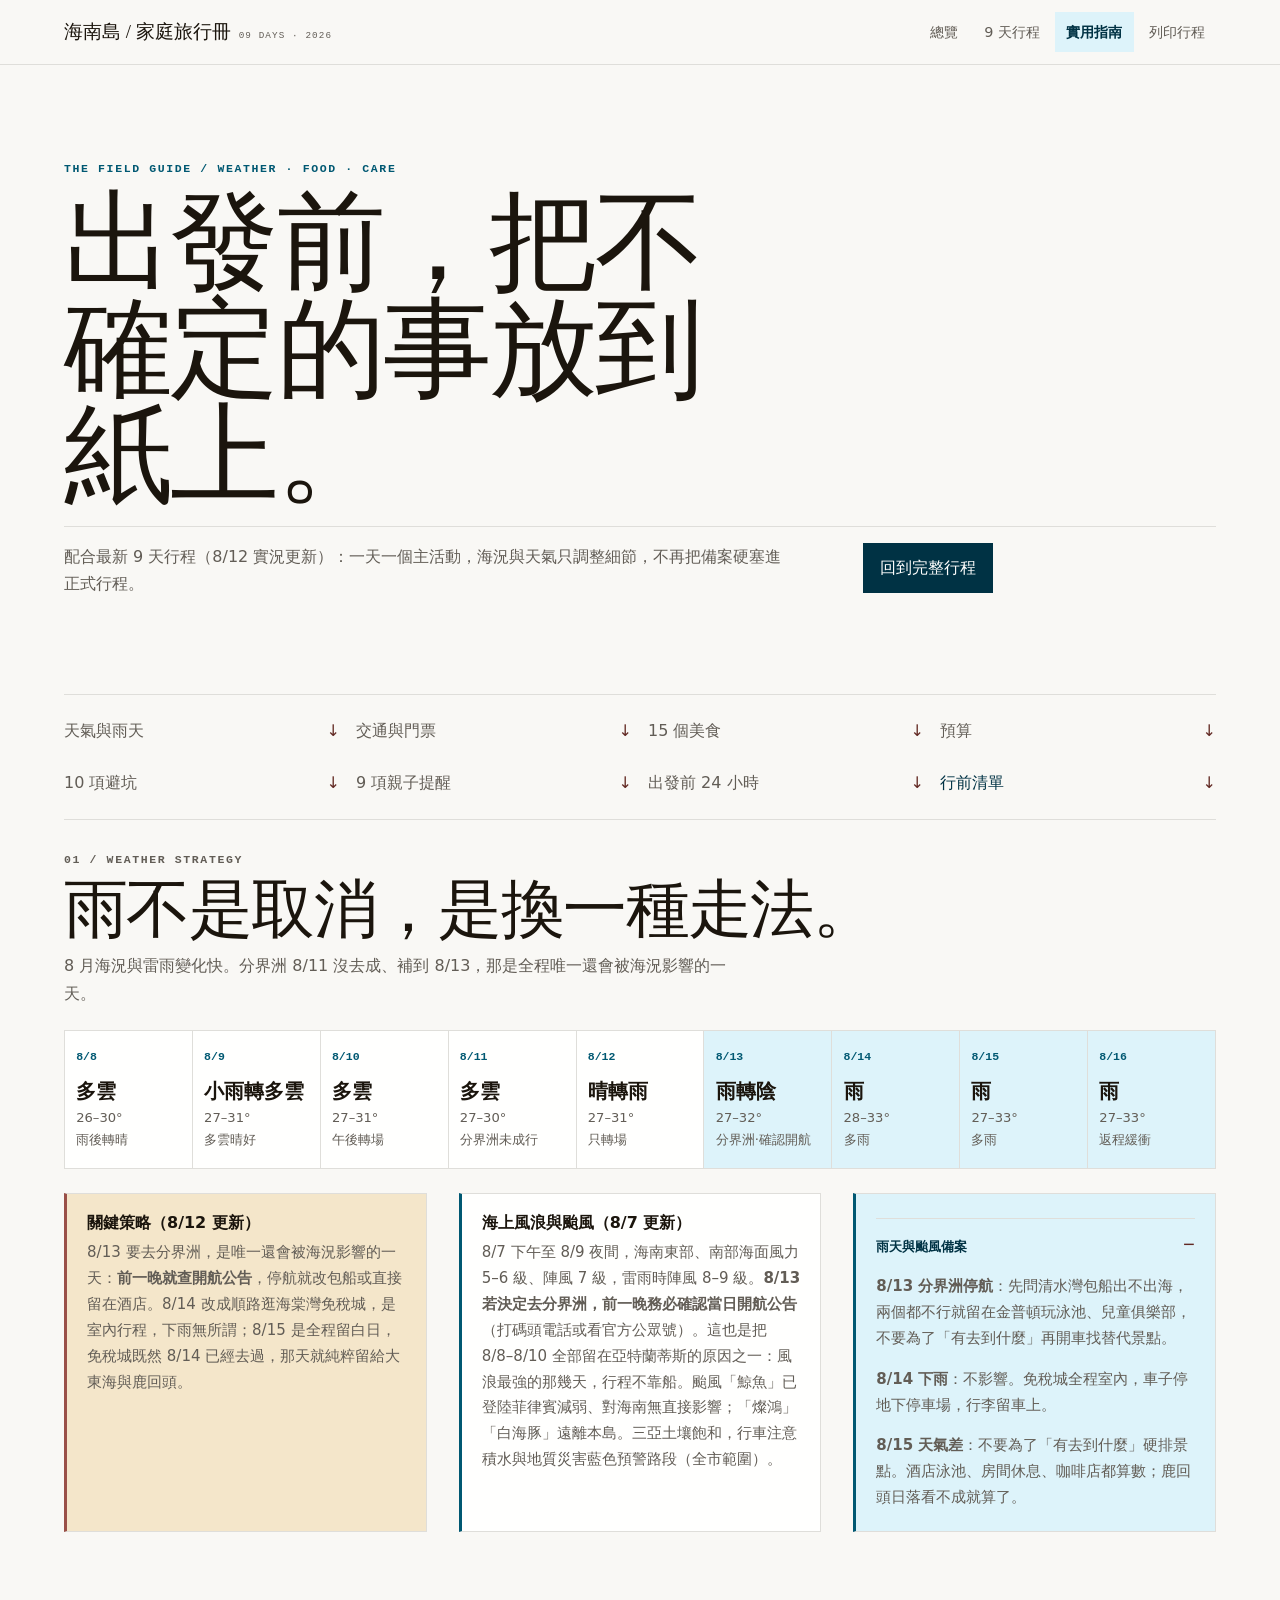
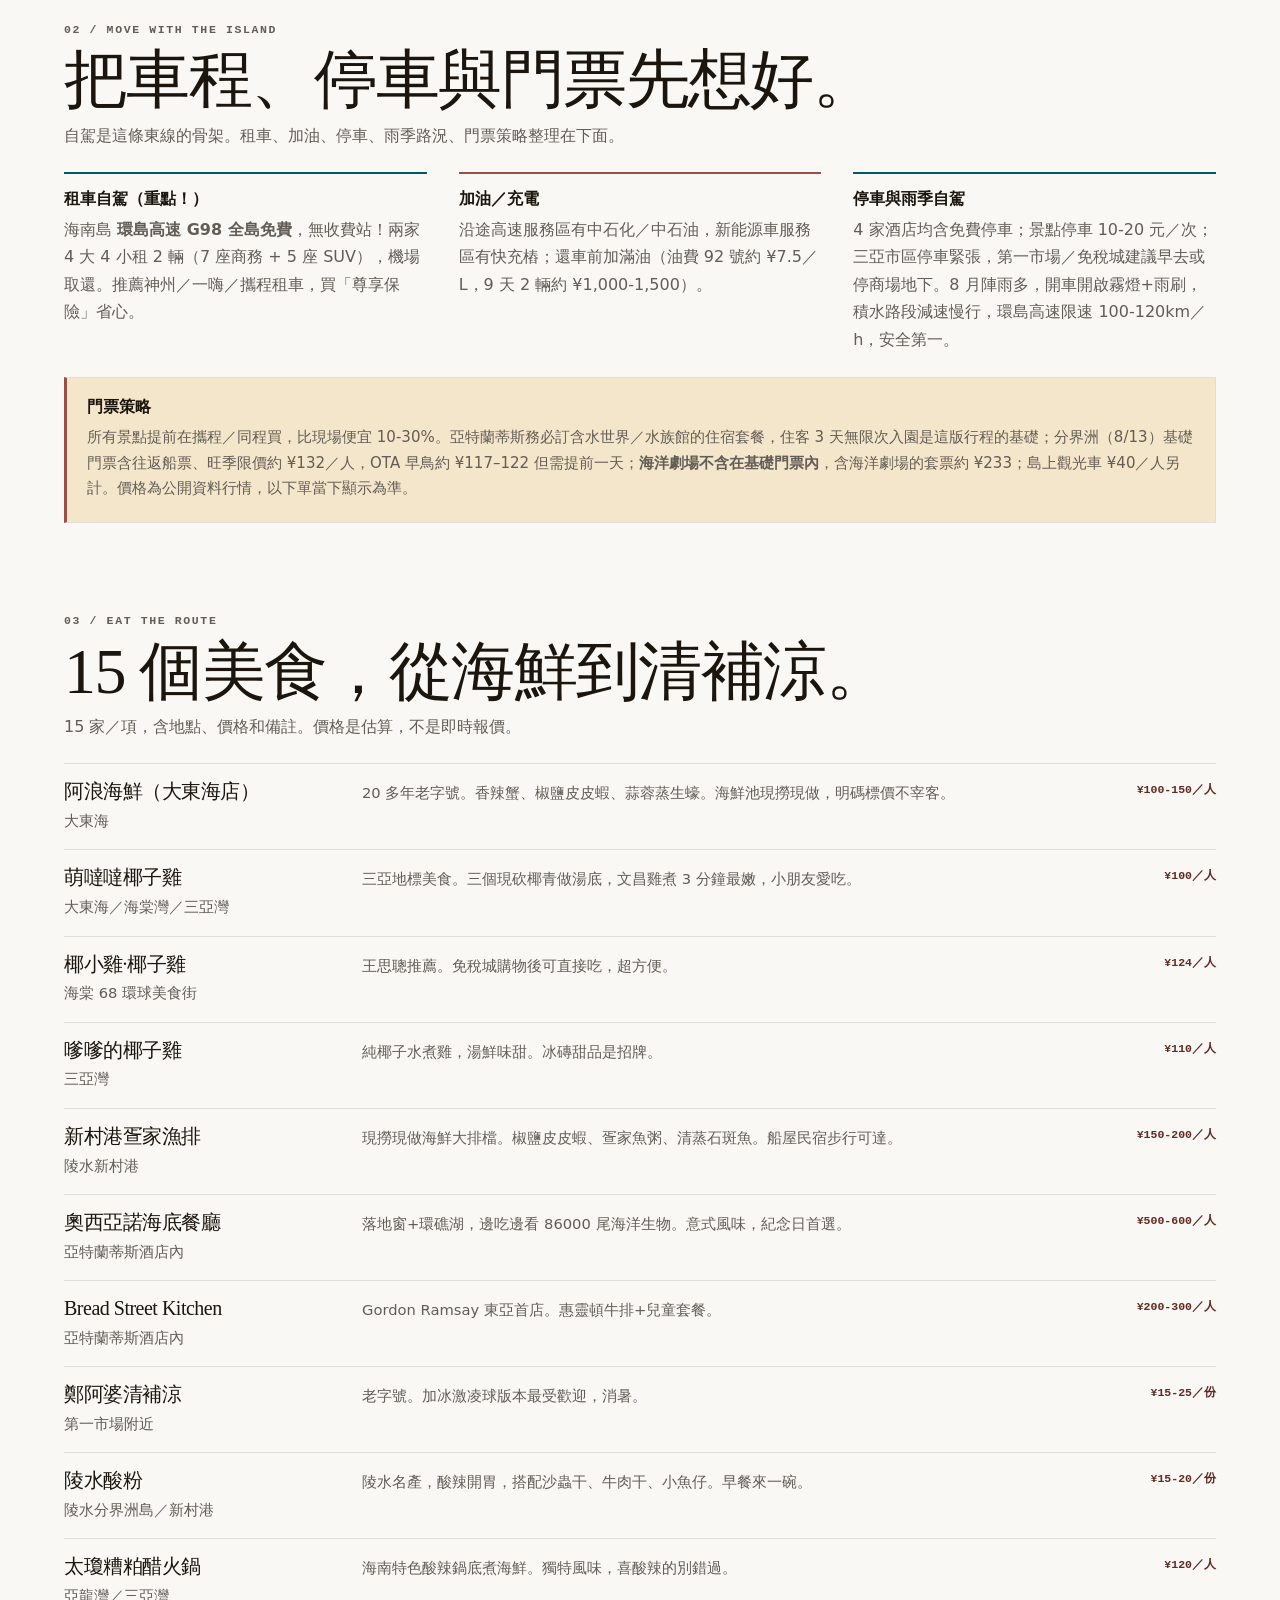
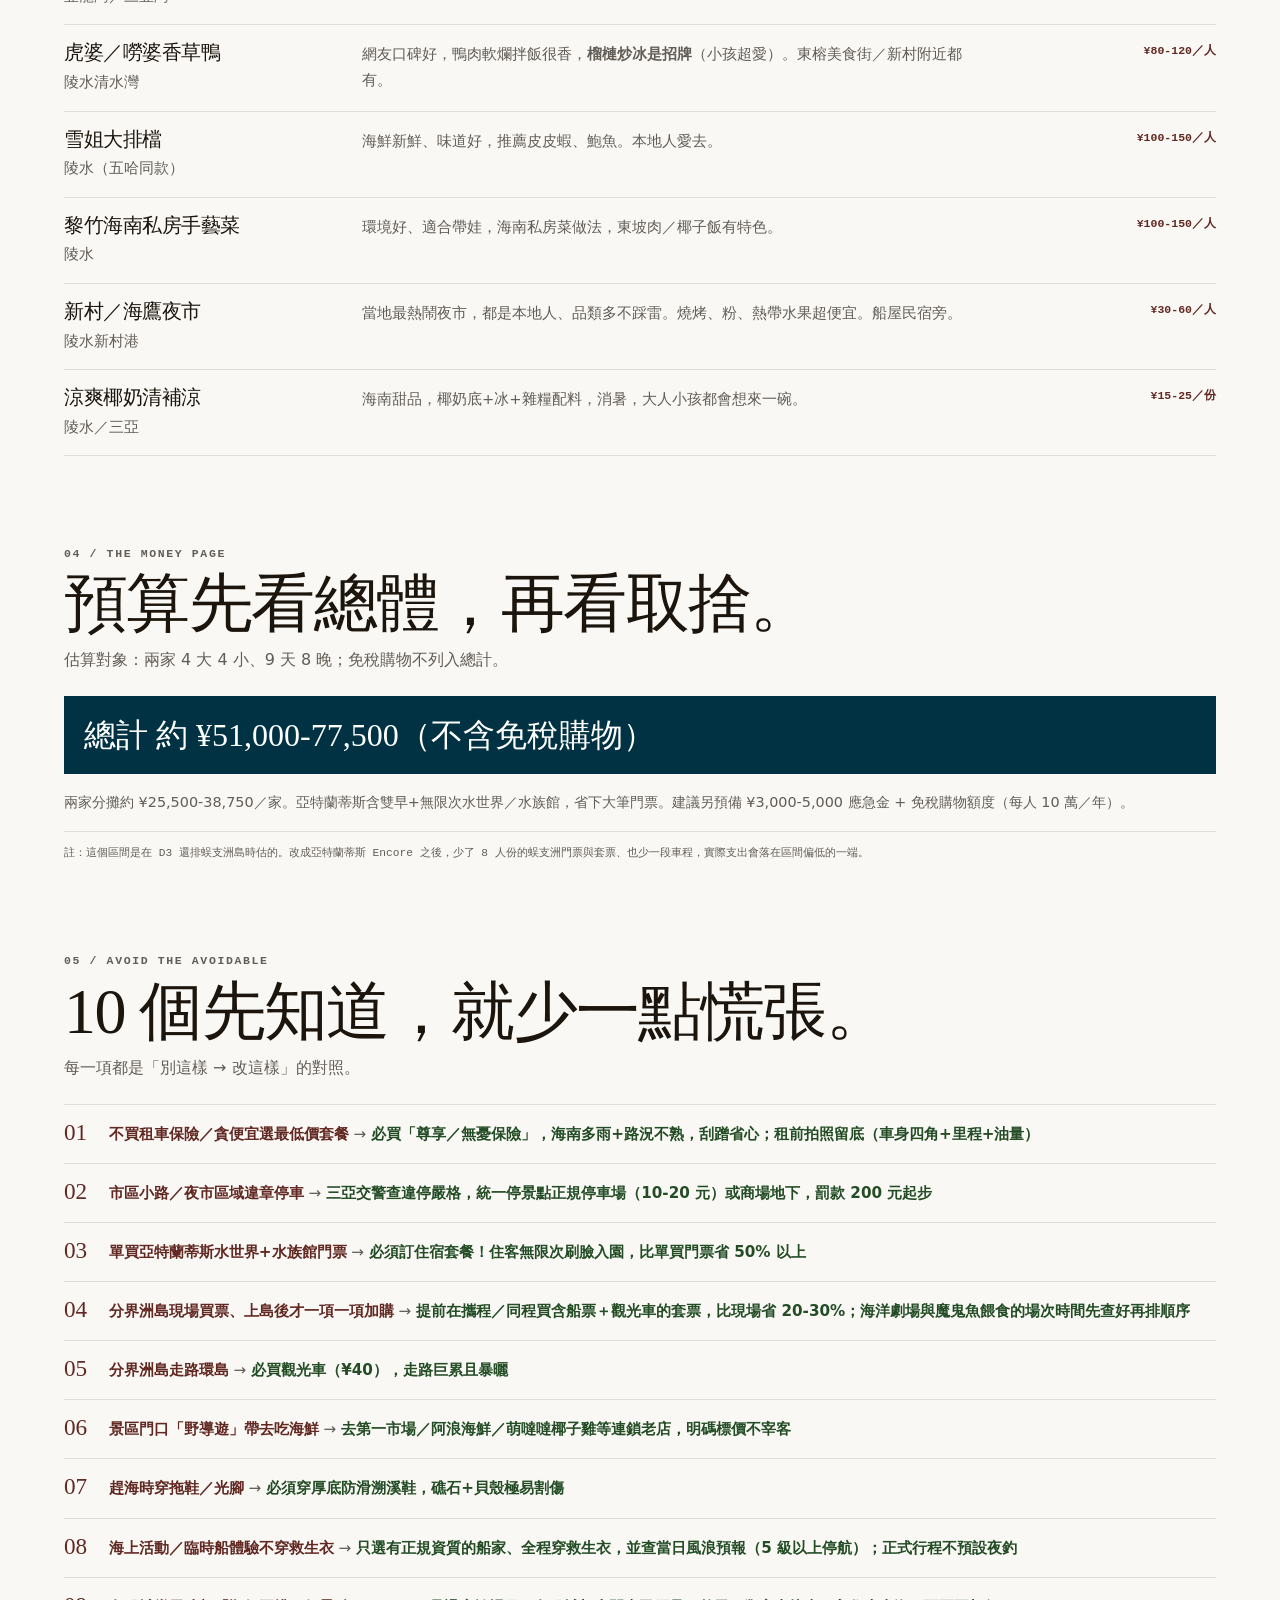
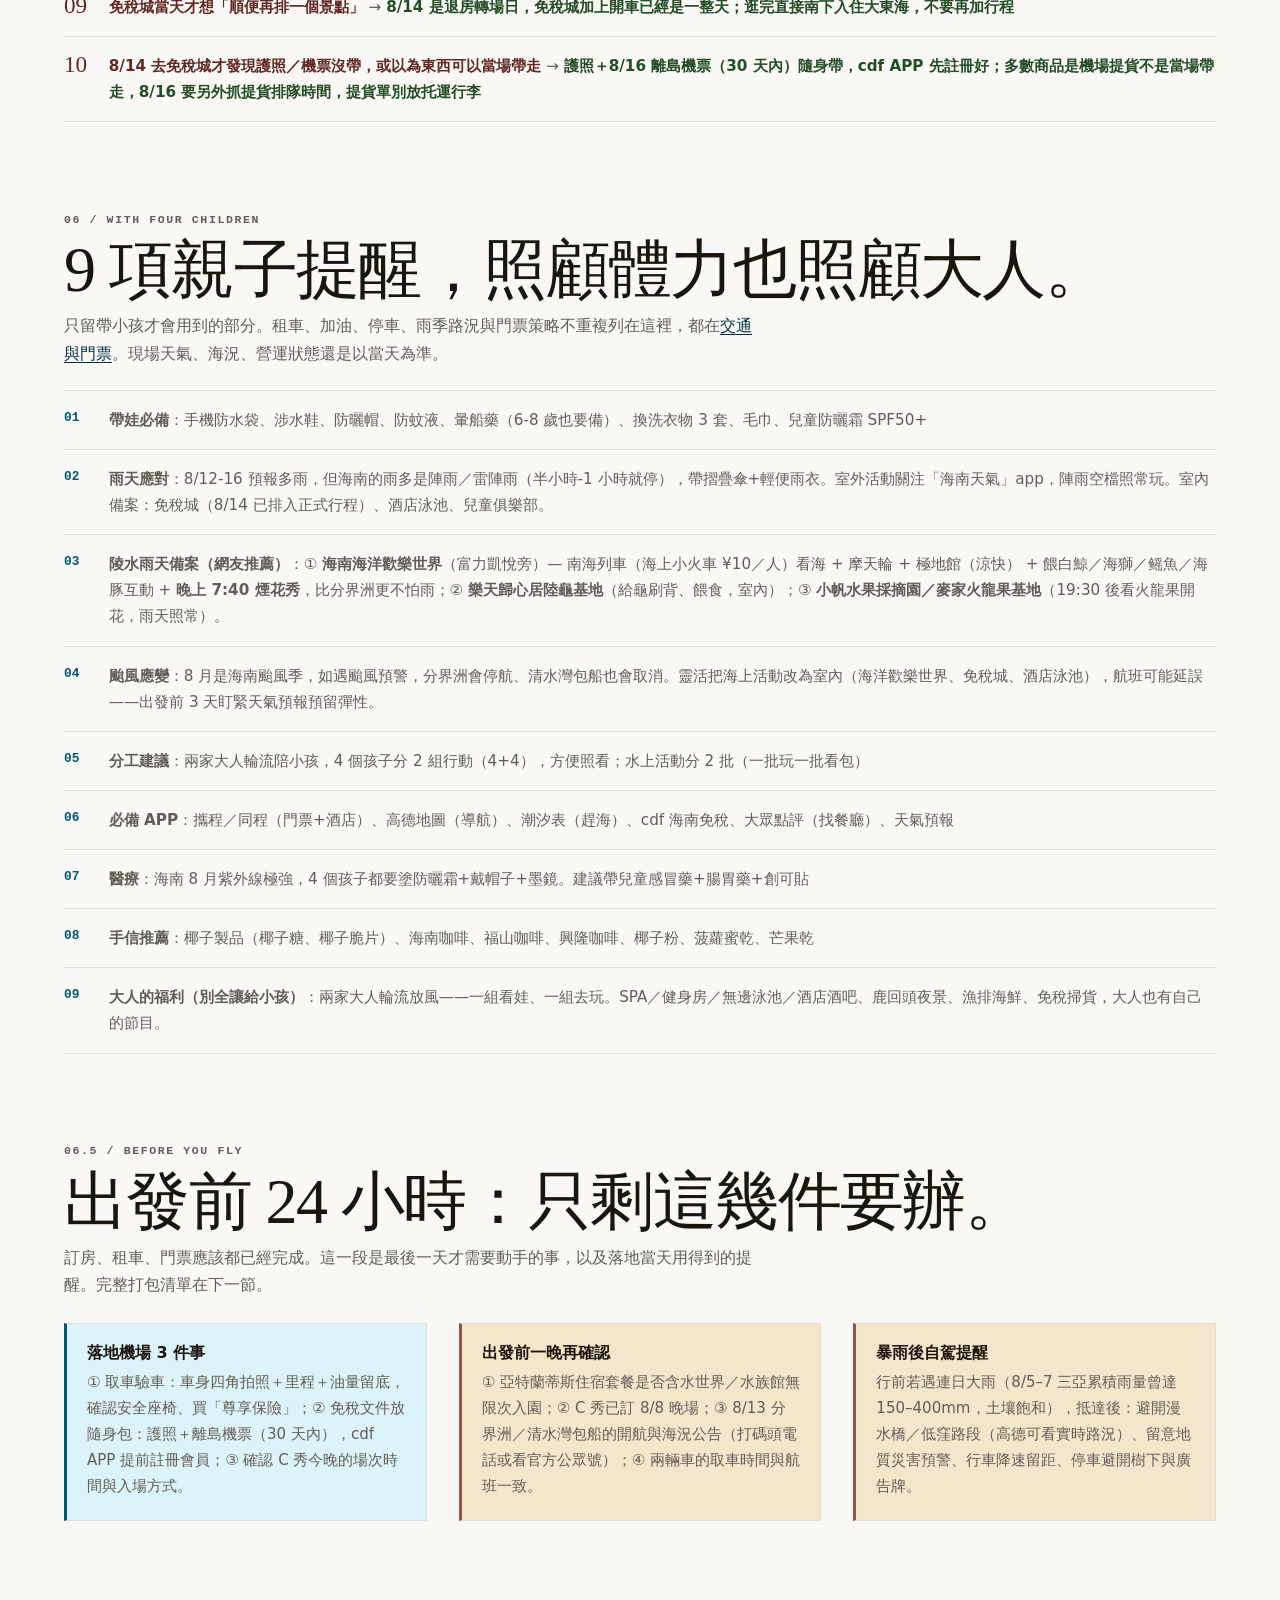
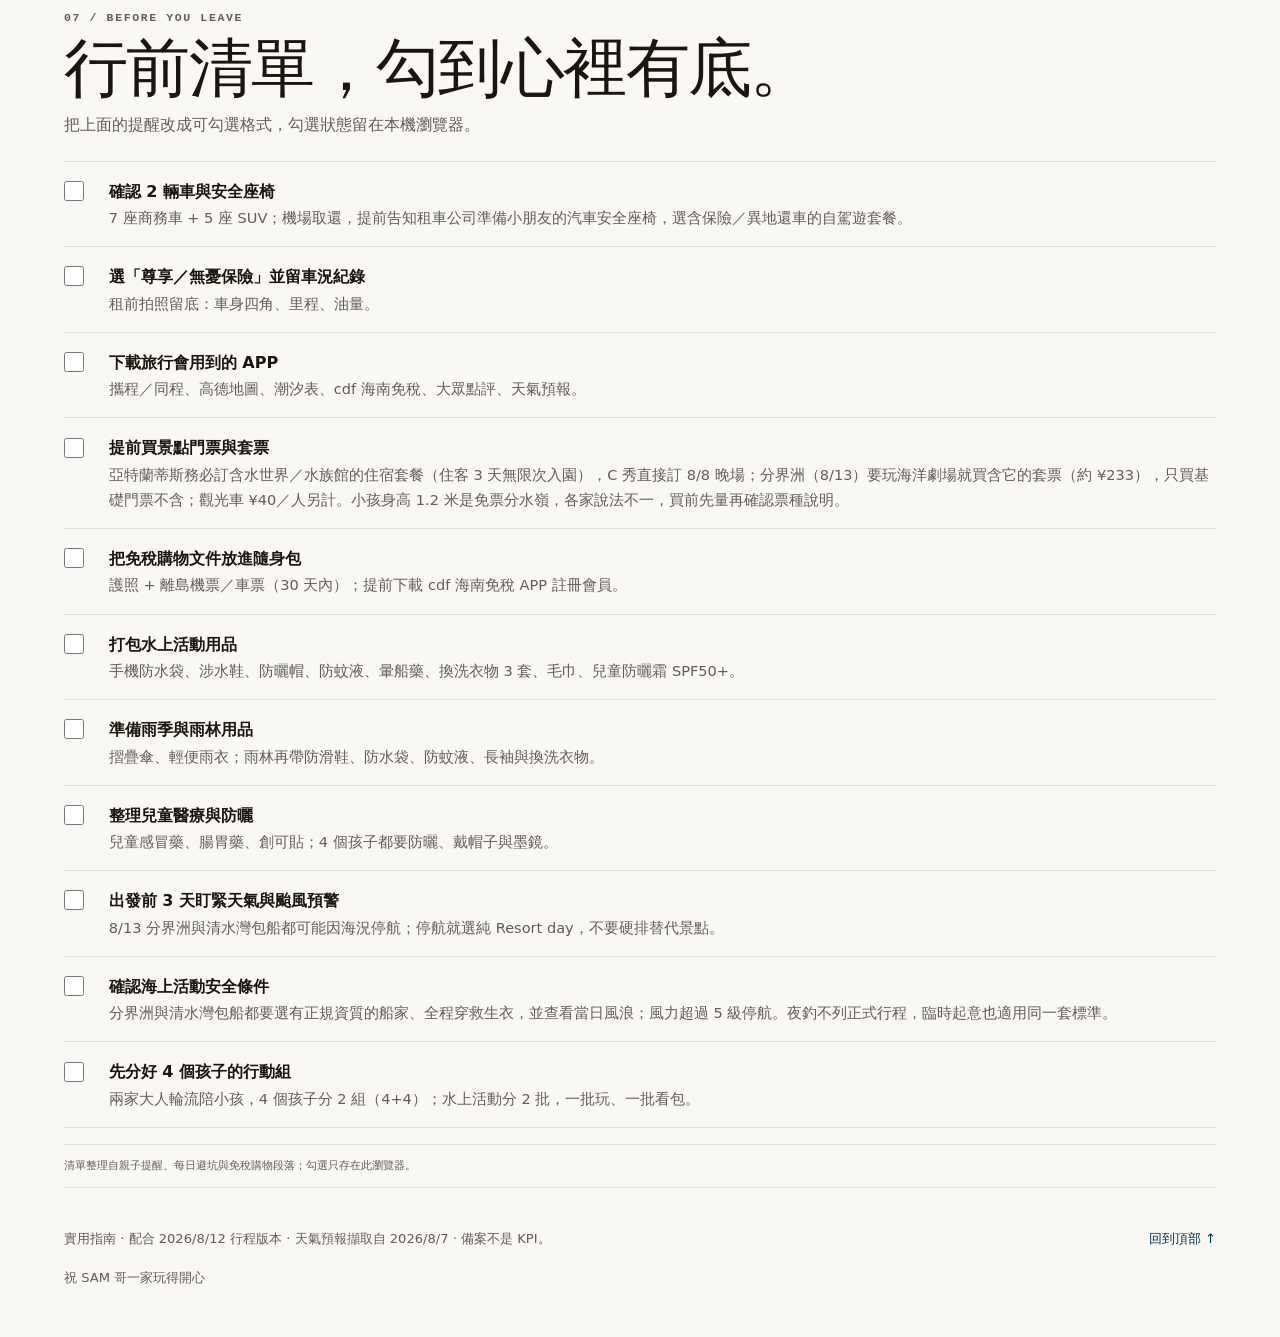
<file: practical-guide.html>
<!DOCTYPE html>

<html lang="zh-Hant">
<head>
<meta charset="utf-8"/>
<meta content="width=device-width, initial-scale=1" name="viewport"/>
<title>實用指南｜海南島家庭旅行冊</title>
<meta content="海南島家庭親子遊實用指南：天氣備案、交通與門票、15 個美食、預算、10 項避坑與行前清單。" name="description"/>
<meta content="#1d3a5c" name="theme-color"/>
<meta content="telephone=no" name="format-detection"/>
<link href="data:image/svg+xml,%3Csvg xmlns='http://www.w3.org/2000/svg' viewBox='0 0 32 32'%3E%3Crect width='32' height='32' fill='%231d3a5c'/%3E%3Cpath d='M2 21c3.5 0 3.5-3 7-3s3.5 3 7 3 3.5-3 7-3 3.5 3 7 3' stroke='%23f2d9a8' stroke-width='2.4' fill='none' stroke-linecap='round'/%3E%3Cpath d='M2 27c3.5 0 3.5-3 7-3s3.5 3 7 3 3.5-3 7-3 3.5 3 7 3' stroke='%237fb0d4' stroke-width='2.4' fill='none' stroke-linecap='round'/%3E%3Ccircle cx='23' cy='9' r='4.5' fill='%23f2d9a8'/%3E%3C/svg%3E" rel="icon" type="image/svg+xml"/>
<meta content="website" property="og:type"/>
<meta content="實用指南｜海南島家庭旅行冊" property="og:title"/>
<meta content="海南島家庭親子遊實用指南：天氣備案、交通與門票、15 個美食、預算、10 項避坑與行前清單。" property="og:description"/>
<meta content="海南島家庭旅行冊" property="og:site_name"/>
<meta content="zh_Hant" property="og:locale"/>
<meta content="summary" name="twitter:card"/>
<link href="styles.css" rel="stylesheet"/>
<script>document.documentElement.dataset.js="1"</script>
</head>
<body data-page="practical-guide">
<a class="skip-link" data-od-id="skip-link" href="#main-content">跳到主要內容</a>
<header class="site-header" data-od-id="site-header">
<div class="site-header__inner">
<a class="wordmark" data-od-id="site-wordmark" href="index.html">
        海南島 / 家庭旅行冊 <small>09 days · 2026</small>
</a>
<button aria-controls="site-nav" aria-expanded="false" class="menu-toggle" data-menu-toggle="" data-od-id="menu-toggle" type="button">開啟目錄</button>
<nav aria-label="主要導覽" class="site-nav" data-od-id="site-nav" hidden="" id="site-nav">
<a data-nav-link="" data-od-id="nav-home" href="index.html">總覽</a>
<a data-nav-link="" data-od-id="nav-itinerary" href="itinerary.html">9 天行程</a>
<a aria-current="page" data-nav-link="" data-od-id="nav-practical" href="practical-guide.html">實用指南</a>
<a data-od-id="nav-print" href="itinerary.html#print">列印行程</a>
</nav>
</div>
</header>
<main id="main-content">
<section class="page-intro shell" data-od-id="guide-intro">
<p class="eyebrow eyebrow--sea">The field guide / weather · food · care</p>
<h1 data-od-id="guide-title">出發前，把不確定的事放到紙上。</h1>
<div class="page-intro__line">
<p>配合最新 9 天行程（8/12 實況更新）：一天一個主活動，海況與天氣只調整細節，不再把備案硬塞進正式行程。</p>
<div class="button-row"><a class="button" data-od-id="guide-to-itinerary" href="itinerary.html">回到完整行程</a></div>
</div>
</section>
<div class="shell">
<nav aria-label="實用指南章節" class="guide-nav" data-od-id="guide-nav">
<a data-anchor-link="" data-od-id="guide-nav-weather" href="#weather">天氣與雨天</a>
<a data-anchor-link="" data-od-id="guide-nav-transport" href="#transport">交通與門票</a>
<a data-anchor-link="" data-od-id="guide-nav-food" href="#food">15 個美食</a>
<a data-anchor-link="" data-od-id="guide-nav-budget" href="#budget">預算</a>
<a data-anchor-link="" data-od-id="guide-nav-pitfalls" href="#pitfalls">10 項避坑</a>
<a data-anchor-link="" data-od-id="guide-nav-parenting" href="#parenting">9 項親子提醒</a>
<a data-anchor-link="" data-od-id="guide-nav-predeparture" href="#pre-departure">出發前 24 小時</a>
<a data-anchor-link="" data-od-id="guide-nav-checklist" href="#checklist">行前清單</a>
</nav>
<section class="guide-section" data-od-id="guide-weather" data-section="" id="weather">
<div class="guide-section__header">
<p class="eyebrow eyebrow--sea">01 / Weather strategy</p>
<h2 data-od-id="weather-heading">雨不是取消，是換一種走法。</h2>
<p>8 月海況與雷雨變化快。分界洲 8/11 沒去成、補到 8/13，那是全程唯一還會被海況影響的一天。</p>
</div>
<div aria-label="8 月每日天氣" class="weather-grid" data-od-id="guide-weather-grid">
<div class="weather-day" data-od-id="guide-weather-0808"><span class="weather-day__date">8/8</span><strong class="weather-day__state">多雲</strong><span class="weather-day__temp">26–30°</span><span class="weather-day__desc">雨後轉晴</span></div>
<div class="weather-day" data-od-id="guide-weather-0809"><span class="weather-day__date">8/9</span><strong class="weather-day__state">小雨轉多雲</strong><span class="weather-day__temp">27–31°</span><span class="weather-day__desc">多雲晴好</span></div>
<div class="weather-day" data-od-id="guide-weather-0810"><span class="weather-day__date">8/10</span><strong class="weather-day__state">多雲</strong><span class="weather-day__temp">27–31°</span><span class="weather-day__desc">午後轉場</span></div>
<div class="weather-day" data-od-id="guide-weather-0811"><span class="weather-day__date">8/11</span><strong class="weather-day__state">多雲</strong><span class="weather-day__temp">27–30°</span><span class="weather-day__desc">分界洲未成行</span></div>
<div class="weather-day" data-od-id="guide-weather-0812"><span class="weather-day__date">8/12</span><strong class="weather-day__state">晴轉雨</strong><span class="weather-day__temp">27–31°</span><span class="weather-day__desc">只轉場</span></div>
<div class="weather-day is-rainy" data-od-id="guide-weather-0813"><span class="weather-day__date">8/13</span><strong class="weather-day__state">雨轉陰</strong><span class="weather-day__temp">27–32°</span><span class="weather-day__desc">分界洲·確認開航</span></div>
<div class="weather-day is-rainy" data-od-id="guide-weather-0814"><span class="weather-day__date">8/14</span><strong class="weather-day__state">雨</strong><span class="weather-day__temp">28–33°</span><span class="weather-day__desc">多雨</span></div>
<div class="weather-day is-rainy" data-od-id="guide-weather-0815"><span class="weather-day__date">8/15</span><strong class="weather-day__state">雨</strong><span class="weather-day__temp">27–33°</span><span class="weather-day__desc">多雨</span></div>
<div class="weather-day is-rainy" data-od-id="guide-weather-0816"><span class="weather-day__date">8/16</span><strong class="weather-day__state">雨</strong><span class="weather-day__temp">27–33°</span><span class="weather-day__desc">返程緩衝</span></div>
</div>
<div class="split-layout" style="margin-top:1.5rem">
<div class="callout callout--sand" data-od-id="weather-key-strategy"><h3>關鍵策略（8/12 更新）</h3><p>8/13 要去分界洲，是唯一還會被海況影響的一天：<strong>前一晚就查開航公告</strong>，停航就改包船或直接留在酒店。8/14 改成順路逛海棠灣免稅城，是室內行程，下雨無所謂；8/15 是全程留白日，免稅城既然 8/14 已經去過，那天就純粹留給大東海與鹿回頭。</p></div>
<div class="callout" data-od-id="weather-c-trip"><h3>海上風浪與颱風（8/7 更新）</h3><p>8/7 下午至 8/9 夜間，海南東部、南部海面風力 5–6 級、陣風 7 級，雷雨時陣風 8–9 級。<strong>8/13 若決定去分界洲，前一晚務必確認當日開航公告</strong>（打碼頭電話或看官方公眾號）。這也是把 8/8–8/10 全部留在亞特蘭蒂斯的原因之一：風浪最強的那幾天，行程不靠船。颱風「鯨魚」已登陸菲律賓減弱、對海南無直接影響；「燦鴻」「白海豚」遠離本島。三亞土壤飽和，行車注意積水與地質災害藍色預警路段（全市範圍）。</p></div>
<div class="callout callout--sea" data-default-open="true" data-disclosure="" data-od-id="rain-backup-disclosure">
<button aria-controls="rain-backup-panel" aria-expanded="true" class="disclosure__trigger" data-disclosure-trigger="" data-od-id="rain-backup-toggle" type="button">雨天與颱風備案</button>
<div data-disclosure-panel="" data-od-id="rain-backup-panel" id="rain-backup-panel">
<p><strong>8/13 分界洲停航</strong>：先問清水灣包船出不出海，兩個都不行就留在金普頓玩泳池、兒童俱樂部，不要為了「有去到什麼」再開車找替代景點。</p>
<p><strong>8/14 下雨</strong>：不影響。免稅城全程室內，車子停地下停車場，行李留車上。</p>
<p><strong>8/15 天氣差</strong>：不要為了「有去到什麼」硬排景點。酒店泳池、房間休息、咖啡店都算數；鹿回頭日落看不成就算了。</p>
</div>
</div>
</div>
</section>
<section class="guide-section" data-od-id="guide-transport" data-section="" id="transport">
<div class="guide-section__header"><p class="eyebrow eyebrow--sea">02 / Move with the island</p><h2 data-od-id="transport-heading">把車程、停車與門票先想好。</h2><p>自駕是這條東線的骨架。租車、加油、停車、雨季路況、門票策略整理在下面。</p></div>
<div class="split-layout" data-od-id="transport-notes">
<div class="editorial-note" data-od-id="transport-rental"><h3>租車自駕（重點！）</h3><p>海南島 <strong>環島高速 G98 全島免費</strong>，無收費站！兩家 4 大 4 小租 2 輛（7 座商務 + 5 座 SUV），機場取還。推薦神州／一嗨／攜程租車，買「尊享保險」省心。</p></div>
<div class="editorial-note editorial-note--coral" data-od-id="transport-fuel"><h3>加油／充電</h3><p>沿途高速服務區有中石化／中石油，新能源車服務區有快充樁；還車前加滿油（油費 92 號約 ¥7.5／L，9 天 2 輛約 ¥1,000-1,500）。</p></div>
<div class="editorial-note" data-od-id="transport-parking"><h3>停車與雨季自駕</h3><p>4 家酒店均含免費停車；景點停車 10-20 元／次；三亞市區停車緊張，第一市場／免稅城建議早去或停商場地下。8 月陣雨多，開車開啟霧燈+雨刷，積水路段減速慢行，環島高速限速 100-120km／h，安全第一。</p></div>
</div>
<div class="callout callout--sand" data-od-id="transport-ticket-strategy" style="margin-top:1.5rem"><h3>門票策略</h3><p>所有景點提前在攜程／同程買，比現場便宜 10-30%。亞特蘭蒂斯務必訂含水世界／水族館的住宿套餐，住客 3 天無限次入園是這版行程的基礎；分界洲（8/13）基礎門票含往返船票、旺季限價約 ¥132／人，OTA 早鳥約 ¥117–122 但需提前一天；<strong>海洋劇場不含在基礎門票內</strong>，含海洋劇場的套票約 ¥233；島上觀光車 ¥40／人另計。價格為公開資料行情，以下單當下顯示為準。</p></div>
</section>
<section class="guide-section" data-od-id="guide-food" data-section="" id="food">
<div class="guide-section__header"><p class="eyebrow eyebrow--sea">03 / Eat the route</p><h2 data-od-id="food-heading">15 個美食，從海鮮到清補涼。</h2><p>15 家／項，含地點、價格和備註。價格是估算，不是即時報價。</p></div>
<div class="food-list" data-od-id="food-list">
<article class="food-item" data-od-id="food-alang"><div class="food-item__top"><h3 class="food-item__name">阿浪海鮮（大東海店）</h3><span class="food-item__price">¥100-150／人</span></div><p class="food-item__area">大東海</p><p class="food-item__note">20 多年老字號。香辣蟹、椒鹽皮皮蝦、蒜蓉蒸生蠔。海鮮池現撈現做，明碼標價不宰客。</p></article>
<article class="food-item" data-od-id="food-meng-dada"><div class="food-item__top"><h3 class="food-item__name">萌噠噠椰子雞</h3><span class="food-item__price">¥100／人</span></div><p class="food-item__area">大東海／海棠灣／三亞灣</p><p class="food-item__note">三亞地標美食。三個現砍椰青做湯底，文昌雞煮 3 分鐘最嫩，小朋友愛吃。</p></article>
<article class="food-item" data-od-id="food-yexiaji"><div class="food-item__top"><h3 class="food-item__name">椰小雞·椰子雞</h3><span class="food-item__price">¥124／人</span></div><p class="food-item__area">海棠 68 環球美食街</p><p class="food-item__note">王思聰推薦。免稅城購物後可直接吃，超方便。</p></article>
<article class="food-item" data-od-id="food-diandiaos"><div class="food-item__top"><h3 class="food-item__name">嗲嗲的椰子雞</h3><span class="food-item__price">¥110／人</span></div><p class="food-item__area">三亞灣</p><p class="food-item__note">純椰子水煮雞，湯鮮味甜。冰磚甜品是招牌。</p></article>
<article class="food-item" data-od-id="food-xincun-fishing"><div class="food-item__top"><h3 class="food-item__name">新村港疍家漁排</h3><span class="food-item__price">¥150-200／人</span></div><p class="food-item__area">陵水新村港</p><p class="food-item__note">現撈現做海鮮大排檔。椒鹽皮皮蝦、疍家魚粥、清蒸石斑魚。船屋民宿步行可達。</p></article>
<article class="food-item" data-od-id="food-ociano"><div class="food-item__top"><h3 class="food-item__name">奧西亞諾海底餐廳</h3><span class="food-item__price">¥500-600／人</span></div><p class="food-item__area">亞特蘭蒂斯酒店內</p><p class="food-item__note">落地窗+環礁湖，邊吃邊看 86000 尾海洋生物。意式風味，紀念日首選。</p></article>
<article class="food-item" data-od-id="food-bread-street"><div class="food-item__top"><h3 class="food-item__name">Bread Street Kitchen</h3><span class="food-item__price">¥200-300／人</span></div><p class="food-item__area">亞特蘭蒂斯酒店內</p><p class="food-item__note">Gordon Ramsay 東亞首店。惠靈頓牛排+兒童套餐。</p></article>
<article class="food-item" data-od-id="food-zheng-apo"><div class="food-item__top"><h3 class="food-item__name">鄭阿婆清補涼</h3><span class="food-item__price">¥15-25／份</span></div><p class="food-item__area">第一市場附近</p><p class="food-item__note">老字號。加冰激凌球版本最受歡迎，消暑。</p></article>
<article class="food-item" data-od-id="food-lingshui-noodle"><div class="food-item__top"><h3 class="food-item__name">陵水酸粉</h3><span class="food-item__price">¥15-20／份</span></div><p class="food-item__area">陵水分界洲島／新村港</p><p class="food-item__note">陵水名產，酸辣開胃，搭配沙蟲干、牛肉干、小魚仔。早餐來一碗。</p></article>
<article class="food-item" data-od-id="food-taiqiong"><div class="food-item__top"><h3 class="food-item__name">太瓊糟粕醋火鍋</h3><span class="food-item__price">¥120／人</span></div><p class="food-item__area">亞龍灣／三亞灣</p><p class="food-item__note">海南特色酸辣鍋底煮海鮮。獨特風味，喜酸辣的別錯過。</p></article>
<article class="food-item" data-od-id="food-herbal-duck"><div class="food-item__top"><h3 class="food-item__name">虎婆／嘮婆香草鴨</h3><span class="food-item__price">¥80-120／人</span></div><p class="food-item__area">陵水清水灣</p><p class="food-item__note">網友口碑好，鴨肉軟爛拌飯很香，<strong>榴槤炒冰是招牌</strong>（小孩超愛）。東榕美食街／新村附近都有。</p></article>
<article class="food-item" data-od-id="food-xuejie"><div class="food-item__top"><h3 class="food-item__name">雪姐大排檔</h3><span class="food-item__price">¥100-150／人</span></div><p class="food-item__area">陵水（五哈同款）</p><p class="food-item__note">海鮮新鮮、味道好，推薦皮皮蝦、鮑魚。本地人愛去。</p></article>
<article class="food-item" data-od-id="food-lizhu"><div class="food-item__top"><h3 class="food-item__name">黎竹海南私房手藝菜</h3><span class="food-item__price">¥100-150／人</span></div><p class="food-item__area">陵水</p><p class="food-item__note">環境好、適合帶娃，海南私房菜做法，東坡肉／椰子飯有特色。</p></article>
<article class="food-item" data-od-id="food-night-market"><div class="food-item__top"><h3 class="food-item__name">新村／海鷹夜市</h3><span class="food-item__price">¥30-60／人</span></div><p class="food-item__area">陵水新村港</p><p class="food-item__note">當地最熱鬧夜市，都是本地人、品類多不踩雷。燒烤、粉、熱帶水果超便宜。船屋民宿旁。</p></article>
<article class="food-item" data-od-id="food-coconut-dessert"><div class="food-item__top"><h3 class="food-item__name">涼爽椰奶清補涼</h3><span class="food-item__price">¥15-25／份</span></div><p class="food-item__area">陵水／三亞</p><p class="food-item__note">海南甜品，椰奶底+冰+雜糧配料，消暑，大人小孩都會想來一碗。</p></article>
</div>
</section>
<section class="guide-section" data-od-id="guide-budget" data-section="" id="budget">
<div class="guide-section__header"><p class="eyebrow eyebrow--sea">04 / The money page</p><h2 data-od-id="budget-heading">預算先看總體，再看取捨。</h2><p>估算對象：兩家 4 大 4 小、9 天 8 晚；免稅購物不列入總計。</p></div>

<div class="budget-total" data-od-id="budget-total">總計 約 ¥51,000-77,500（不含免稅購物）</div>
<p class="budget-note" data-od-id="budget-note">兩家分攤約 ¥25,500-38,750／家。亞特蘭蒂斯含雙早+無限次水世界／水族館，省下大筆門票。建議另預備 ¥3,000-5,000 應急金 + 免稅購物額度（每人 10 萬／年）。</p>
<p class="source-note" data-od-id="budget-revision-note">註：這個區間是在 D3 還排蜈支洲島時估的。改成亞特蘭蒂斯 Encore 之後，少了 8 人份的蜈支洲門票與套票、也少一段車程，實際支出會落在區間偏低的一端。</p>
</section>
<section class="guide-section" data-od-id="guide-pitfalls" data-section="" id="pitfalls">
<div class="guide-section__header"><p class="eyebrow">05 / Avoid the avoidable</p><h2 data-od-id="pitfalls-heading">10 個先知道，就少一點慌張。</h2><p>每一項都是「別這樣 → 改這樣」的對照。</p></div>
<div class="avoid-list" data-od-id="pitfalls-list">
<article class="avoid-item" data-od-id="pitfall-1"><span class="avoid-item__number">01</span><p class="avoid-item__text"><span class="avoid-item__wrong">不買租車保險／貪便宜選最低價套餐</span> → <span class="avoid-item__right">必買「尊享／無憂保險」，海南多雨+路況不熟，刮蹭省心；租前拍照留底（車身四角+里程+油量）</span></p></article>
<article class="avoid-item" data-od-id="pitfall-2"><span class="avoid-item__number">02</span><p class="avoid-item__text"><span class="avoid-item__wrong">市區小路／夜市區域違章停車</span> → <span class="avoid-item__right">三亞交警查違停嚴格，統一停景點正規停車場（10-20 元）或商場地下，罰款 200 元起步</span></p></article>
<article class="avoid-item" data-od-id="pitfall-3"><span class="avoid-item__number">03</span><p class="avoid-item__text"><span class="avoid-item__wrong">單買亞特蘭蒂斯水世界+水族館門票</span> → <span class="avoid-item__right">必須訂住宿套餐！住客無限次刷臉入園，比單買門票省 50% 以上</span></p></article>
<article class="avoid-item" data-od-id="pitfall-4"><span class="avoid-item__number">04</span><p class="avoid-item__text"><span class="avoid-item__wrong">分界洲島現場買票、上島後才一項一項加購</span> → <span class="avoid-item__right">提前在攜程／同程買含船票＋觀光車的套票，比現場省 20-30%；海洋劇場與魔鬼魚餵食的場次時間先查好再排順序</span></p></article>
<article class="avoid-item" data-od-id="pitfall-5"><span class="avoid-item__number">05</span><p class="avoid-item__text"><span class="avoid-item__wrong">分界洲島走路環島</span> → <span class="avoid-item__right">必買觀光車（¥40），走路巨累且暴曬</span></p></article>
<article class="avoid-item" data-od-id="pitfall-6"><span class="avoid-item__number">06</span><p class="avoid-item__text"><span class="avoid-item__wrong">景區門口「野導遊」帶去吃海鮮</span> → <span class="avoid-item__right">去第一市場／阿浪海鮮／萌噠噠椰子雞等連鎖老店，明碼標價不宰客</span></p></article>
<article class="avoid-item" data-od-id="pitfall-7"><span class="avoid-item__number">07</span><p class="avoid-item__text"><span class="avoid-item__wrong">趕海時穿拖鞋／光腳</span> → <span class="avoid-item__right">必須穿厚底防滑溯溪鞋，礁石+貝殼極易割傷</span></p></article>
<article class="avoid-item" data-od-id="pitfall-8"><span class="avoid-item__number">08</span><p class="avoid-item__text"><span class="avoid-item__wrong">海上活動／臨時船體驗不穿救生衣</span> → <span class="avoid-item__right">只選有正規資質的船家、全程穿救生衣，並查當日風浪預報（5 級以上停航）；正式行程不預設夜釣</span></p></article>
<article class="avoid-item" data-od-id="pitfall-9"><span class="avoid-item__number">09</span><p class="avoid-item__text"><span class="avoid-item__wrong">免稅城當天才想「順便再排一個景點」</span> → <span class="avoid-item__right">8/14 是退房轉場日，免稅城加上開車已經是一整天；逛完直接南下入住大東海，不要再加行程</span></p></article>
<article class="avoid-item" data-od-id="pitfall-10"><span class="avoid-item__number">10</span><p class="avoid-item__text"><span class="avoid-item__wrong">8/14 去免稅城才發現護照／機票沒帶，或以為東西可以當場帶走</span> → <span class="avoid-item__right">護照＋8/16 離島機票（30 天內）隨身帶，cdf APP 先註冊好；多數商品是<strong>機場提貨</strong>不是當場帶走，8/16 要另外抓提貨排隊時間，提貨單別放托運行李</span></p></article>
</div>
</section>
<section class="guide-section" data-od-id="guide-parenting" data-section="" id="parenting">
<div class="guide-section__header"><p class="eyebrow eyebrow--sea">06 / With four children</p><h2 data-od-id="parenting-heading">9 項親子提醒，照顧體力也照顧大人。</h2><p>只留帶小孩才會用到的部分。租車、加油、停車、雨季路況與門票策略不重複列在這裡，都在<a href="#transport">交通與門票</a>。現場天氣、海況、營運狀態還是以當天為準。</p></div>
<div class="tip-list" data-od-id="parenting-list">
<article class="tip-item" data-od-id="parent-tip-1"><span class="tip-item__mark">01</span><p class="tip-item__text"><strong>帶娃必備</strong>：手機防水袋、涉水鞋、防曬帽、防蚊液、暈船藥（6-8 歲也要備）、換洗衣物 3 套、毛巾、兒童防曬霜 SPF50+</p></article>
<article class="tip-item" data-od-id="parent-tip-2"><span class="tip-item__mark">02</span><p class="tip-item__text"><strong>雨天應對</strong>：8/12-16 預報多雨，但海南的雨多是陣雨／雷陣雨（半小時-1 小時就停），帶摺疊傘+輕便雨衣。室外活動關注「海南天氣」app，陣雨空檔照常玩。室內備案：免稅城（8/14 已排入正式行程）、酒店泳池、兒童俱樂部。</p></article>
<article class="tip-item" data-od-id="parent-tip-3"><span class="tip-item__mark">03</span><p class="tip-item__text"><strong>陵水雨天備案（網友推薦）</strong>：① <strong>海南海洋歡樂世界</strong>（富力凱悅旁）— 南海列車（海上小火車 ¥10／人）看海 + 摩天輪 + 極地館（涼快） + 餵白鯨／海獅／鳐魚／海豚互動 + <strong>晚上 7:40 煙花秀</strong>，比分界洲更不怕雨；② <strong>樂天歸心居陸龜基地</strong>（給龜刷背、餵食，室內）；③ <strong>小帆水果採摘園／麥家火龍果基地</strong>（19:30 後看火龍果開花，雨天照常）。</p></article>
<article class="tip-item" data-od-id="parent-tip-4"><span class="tip-item__mark">04</span><p class="tip-item__text"><strong>颱風應變</strong>：8 月是海南颱風季，如遇颱風預警，分界洲會停航、清水灣包船也會取消。靈活把海上活動改為室內（海洋歡樂世界、免稅城、酒店泳池），航班可能延誤——出發前 3 天盯緊天氣預報預留彈性。</p></article>
<article class="tip-item" data-od-id="parent-tip-5"><span class="tip-item__mark">05</span><p class="tip-item__text"><strong>分工建議</strong>：兩家大人輪流陪小孩，4 個孩子分 2 組行動（4+4），方便照看；水上活動分 2 批（一批玩一批看包）</p></article>
<article class="tip-item" data-od-id="parent-tip-6"><span class="tip-item__mark">06</span><p class="tip-item__text"><strong>必備 APP</strong>：攜程／同程（門票+酒店）、高德地圖（導航）、潮汐表（趕海）、cdf 海南免稅、大眾點評（找餐廳）、天氣預報</p></article>
<article class="tip-item" data-od-id="parent-tip-7"><span class="tip-item__mark">07</span><p class="tip-item__text"><strong>醫療</strong>：海南 8 月紫外線極強，4 個孩子都要塗防曬霜+戴帽子+墨鏡。建議帶兒童感冒藥+腸胃藥+創可貼</p></article>
<article class="tip-item" data-od-id="parent-tip-8"><span class="tip-item__mark">08</span><p class="tip-item__text"><strong>手信推薦</strong>：椰子製品（椰子糖、椰子脆片）、海南咖啡、福山咖啡、興隆咖啡、椰子粉、菠蘿蜜乾、芒果乾</p></article>
<article class="tip-item" data-od-id="parent-tip-9"><span class="tip-item__mark">09</span><p class="tip-item__text"><strong>大人的福利（別全讓給小孩）</strong>：兩家大人輪流放風——一組看娃、一組去玩。SPA／健身房／無邊泳池／酒店酒吧、鹿回頭夜景、漁排海鮮、免稅掃貨，大人也有自己的節目。</p></article>
</div>
</section>
<section class="guide-section" data-od-id="guide-predeparture" data-section="" id="pre-departure">
<div class="guide-section__header"><p class="eyebrow eyebrow--sea">06.5 / Before you fly</p><h2 data-od-id="predeparture-heading">出發前 24 小時：只剩這幾件要辦。</h2><p>訂房、租車、門票應該都已經完成。這一段是最後一天才需要動手的事，以及落地當天用得到的提醒。完整打包清單在下一節。</p></div>
<div class="split-layout" style="margin-top:1.5rem">
<div class="callout callout--sea" data-od-id="predeparture-airport"><h3>落地機場 3 件事</h3><p>① 取車驗車：車身四角拍照＋里程＋油量留底，確認安全座椅、買「尊享保險」；② 免稅文件放隨身包：護照＋離島機票（30 天內），cdf APP 提前註冊會員；③ 確認 C 秀今晚的場次時間與入場方式。</p></div>
<div class="callout callout--sand" data-od-id="predeparture-tickets"><h3>出發前一晚再確認</h3><p>① 亞特蘭蒂斯住宿套餐是否含水世界／水族館無限次入園；② C 秀已訂 8/8 晚場；③ 8/13 分界洲／清水灣包船的開航與海況公告（打碼頭電話或看官方公眾號）；④ 兩輛車的取車時間與航班一致。</p></div>
<div class="callout callout--sand" data-od-id="predeparture-rain"><h3>暴雨後自駕提醒</h3><p>行前若遇連日大雨（8/5–7 三亞累積雨量曾達 150–400mm，土壤飽和），抵達後：避開漫水橋／低窪路段（高德可看實時路況）、留意地質災害預警、行車降速留距、停車避開樹下與廣告牌。</p></div>
</div>
</section>
<section class="guide-section" data-od-id="guide-checklist" data-section="" id="checklist">
<div class="guide-section__header"><p class="eyebrow eyebrow--sea">07 / Before you leave</p><h2 data-od-id="checklist-heading">行前清單，勾到心裡有底。</h2><p>把上面的提醒改成可勾選格式，勾選狀態留在本機瀏覽器。</p></div>
<div class="checklist" data-od-id="checklist-list">
<div class="check-item" data-od-id="checklist-rental"><input data-check-item="rental" id="check-rental" type="checkbox"/><label for="check-rental"><strong>確認 2 輛車與安全座椅</strong><span>7 座商務車 + 5 座 SUV；機場取還，提前告知租車公司準備小朋友的汽車安全座椅，選含保險／異地還車的自駕遊套餐。</span></label></div>
<div class="check-item" data-od-id="checklist-insurance"><input data-check-item="insurance" id="check-insurance" type="checkbox"/><label for="check-insurance"><strong>選「尊享／無憂保險」並留車況紀錄</strong><span>租前拍照留底：車身四角、里程、油量。</span></label></div>
<div class="check-item" data-od-id="checklist-apps"><input data-check-item="apps" id="check-apps" type="checkbox"/><label for="check-apps"><strong>下載旅行會用到的 APP</strong><span>攜程／同程、高德地圖、潮汐表、cdf 海南免稅、大眾點評、天氣預報。</span></label></div>
<div class="check-item" data-od-id="checklist-tickets"><input data-check-item="tickets" id="check-tickets" type="checkbox"/><label for="check-tickets"><strong>提前買景點門票與套票</strong><span>亞特蘭蒂斯務必訂含水世界／水族館的住宿套餐（住客 3 天無限次入園），C 秀直接訂 8/8 晚場；分界洲（8/13）要玩海洋劇場就買含它的套票（約 ¥233），只買基礎門票不含；觀光車 ¥40／人另計。小孩身高 1.2 米是免票分水嶺，各家說法不一，買前先量再確認票種說明。</span></label></div>
<div class="check-item" data-od-id="checklist-documents"><input data-check-item="documents" id="check-documents" type="checkbox"/><label for="check-documents"><strong>把免稅購物文件放進隨身包</strong><span>護照 + 離島機票／車票（30 天內）；提前下載 cdf 海南免稅 APP 註冊會員。</span></label></div>
<div class="check-item" data-od-id="checklist-water"><input data-check-item="water" id="check-water" type="checkbox"/><label for="check-water"><strong>打包水上活動用品</strong><span>手機防水袋、涉水鞋、防曬帽、防蚊液、暈船藥、換洗衣物 3 套、毛巾、兒童防曬霜 SPF50+。</span></label></div>
<div class="check-item" data-od-id="checklist-rain"><input data-check-item="rain" id="check-rain" type="checkbox"/><label for="check-rain"><strong>準備雨季與雨林用品</strong><span>摺疊傘、輕便雨衣；雨林再帶防滑鞋、防水袋、防蚊液、長袖與換洗衣物。</span></label></div>
<div class="check-item" data-od-id="checklist-health"><input data-check-item="health" id="check-health" type="checkbox"/><label for="check-health"><strong>整理兒童醫療與防曬</strong><span>兒童感冒藥、腸胃藥、創可貼；4 個孩子都要防曬、戴帽子與墨鏡。</span></label></div>
<div class="check-item" data-od-id="checklist-weather"><input data-check-item="weather" id="check-weather" type="checkbox"/><label for="check-weather"><strong>出發前 3 天盯緊天氣與颱風預警</strong><span>8/13 分界洲與清水灣包船都可能因海況停航；停航就選純 Resort day，不要硬排替代景點。</span></label></div>
<div class="check-item" data-od-id="checklist-sea-safety"><input data-check-item="sea-safety" id="check-sea-safety" type="checkbox"/><label for="check-sea-safety"><strong>確認海上活動安全條件</strong><span>分界洲與清水灣包船都要選有正規資質的船家、全程穿救生衣，並查看當日風浪；風力超過 5 級停航。夜釣不列正式行程，臨時起意也適用同一套標準。</span></label></div>
<div class="check-item" data-od-id="checklist-team"><input data-check-item="team" id="check-team" type="checkbox"/><label for="check-team"><strong>先分好 4 個孩子的行動組</strong><span>兩家大人輪流陪小孩，4 個孩子分 2 組（4+4）；水上活動分 2 批，一批玩、一批看包。</span></label></div>
</div>
<p class="source-note" data-od-id="checklist-source-note">清單整理自親子提醒、每日避坑與免稅購物段落；勾選只存在此瀏覽器。</p>
</section>
</div>
</main>
<footer class="footer shell" data-od-id="site-footer">
<div class="footer__line">
<p>實用指南 · 配合 2026/8/12 行程版本 · 天氣預報擷取自 2026/8/7 · 備案不是 KPI。</p>
<a class="back-to-top" data-od-id="guide-back-to-top" href="#main-content">回到頂部 ↑</a>
</div>
<p style="margin-top:1rem">祝 SAM 哥一家玩得開心</p>
</footer>
<script src="site.js"></script>
</body>
</html>
</file>
<file: styles.css>
:root{--bg:      oklch(98% 0.004 95);--surface: oklch(100% 0.002 95);--fg:      oklch(20% 0.018 70);--muted:   oklch(48% 0.012 70);--border:  oklch(90% 0.006 95);--accent:  oklch(52% 0.10 28);--sea: oklch(42% 0.10 220);--sea-deep: oklch(29% 0.07 222);--sea-solid: oklch(29% 0.07 222);--sea-solid-hover: oklch(36% 0.08 222);--on-sea: oklch(100% 0.002 95);--badge-bg: oklch(48% 0.15 30);--sea-soft: oklch(95% 0.025 220);--sea-line: oklch(78% 0.045 220);--sand: oklch(93% 0.04 85);--sand-deep: oklch(84% 0.07 78);--coral-soft: oklch(94% 0.035 28);--accent-ink: oklch(36% 0.085 28);--success-ink: oklch(38% 0.08 145);--display: 'Iowan Old Style', 'Charter', Georgia, serif;--body: -apple-system, BlinkMacSystemFont, 'Segoe UI', system-ui, sans-serif;--mono: ui-monospace, SFMono-Regular, Menlo, Monaco, Consolas, monospace;--measure: 72rem;--reading: 46rem;--header-height: 4.5rem;color-scheme: light;}
*,*::before,*::after{box-sizing: border-box;}
html{scroll-behavior: smooth;-webkit-text-size-adjust: 100%;}
body{min-width: 0;margin: 0;overflow-x: hidden;background: var(--bg);color: var(--fg);font-family: var(--body);font-size: 1rem;line-height: 1.72;text-rendering: optimizeLegibility;}
img,svg{display: block;max-width: 100%;}
button,a,input,summary{font: inherit;}
a{color: var(--sea-deep);text-decoration-thickness: 0.08em;text-underline-offset: 0.18em;}
a:hover{color: var(--sea);}
button,summary{color: inherit;}
button{border: 0;}
button,summary,a[href]{-webkit-tap-highlight-color: transparent;}
:focus-visible{outline: 3px solid oklch(72% 0.11 82);outline-offset: 4px;}
::selection{background: var(--sea-solid);color: var(--on-sea);}
.skip-link{position: fixed;z-index: 100;top: 0.75rem;left: 0.75rem;transform: translateY(-150%);padding: 0.7rem 1rem;background: var(--surface);color: var(--sea-deep);border: 1px solid var(--sea-deep);text-decoration: none;transition: transform 160ms ease;}
.skip-link:focus{transform: translateY(0);}
.site-header{position: sticky;z-index: 20;top: 0;background: color-mix(in oklch, var(--bg) 94%, transparent);border-bottom: 1px solid var(--border);backdrop-filter: blur(12px);}
.site-header__inner{display: flex;align-items: center;justify-content: space-between;gap: 1rem;width: min(100% - 2rem, var(--measure));min-height: var(--header-height);margin-inline: auto;}
.wordmark{display: inline-flex;align-items: baseline;gap: 0.5rem;color: var(--fg);font-family: var(--display);font-size: 1.18rem;line-height: 1;text-decoration: none;white-space: nowrap;}
.wordmark small{color: var(--muted);font-family: var(--mono);font-size: 0.58rem;letter-spacing: 0.12em;text-transform: uppercase;}
.menu-toggle{display: inline-flex;align-items: center;justify-content: center;min-width: 5.2rem;min-height: 2.75rem;padding: 0.5rem 0.8rem;background: var(--surface);border: 1px solid var(--border);color: var(--sea-deep);cursor: pointer;}
.menu-toggle:hover{background: var(--sea-soft);border-color: var(--sea-line);}
.site-nav{position: absolute;top: calc(100% + 1px);right: 1rem;left: 1rem;display: grid;gap: 0.25rem;padding: 0.75rem;background: var(--surface);border: 1px solid var(--border);box-shadow: 0 0.9rem 2.5rem oklch(20% 0.018 70 / 0.12);}
.site-nav[hidden]{display: none;}
.site-nav a{display: flex;align-items: center;min-height: 2.75rem;padding: 0.45rem 0.6rem;color: var(--muted);text-decoration: none;}
.site-nav a:hover,.site-nav a[aria-current='page']{background: var(--sea-soft);color: var(--sea-deep);}
.site-nav a[aria-current='page']{font-weight: 700;}
.shell{width: min(100% - 2rem, var(--measure));margin-inline: auto;}
.reading-column{width: min(100%, var(--reading));margin-inline: auto;}
.section{padding-block: clamp(2.75rem, 7vw, 6rem);border-top: 1px solid var(--border);}
.section--tight{padding-block: clamp(1.75rem, 4vw, 3rem);}
.eyebrow{margin: 0 0 0.8rem;color: var(--accent-ink);font-family: var(--mono);font-size: 0.72rem;font-weight: 700;letter-spacing: 0.14em;line-height: 1.4;text-transform: uppercase;}
.eyebrow--sea{color: var(--sea);}
.display-title,h1,h2,h3,h4{font-family: var(--display);font-weight: 400;letter-spacing: -0.025em;}
h1,h2,h3,h4,p{margin-top: 0;}
h1{margin-bottom: 1.2rem;font-size: clamp(2.8rem, 11vw, 7.6rem);line-height: 0.98;}
h2{margin-bottom: 1rem;font-size: clamp(2rem, 5vw, 4.25rem);line-height: 1.02;}
h3{margin-bottom: 0.65rem;font-size: clamp(1.45rem, 3vw, 2.1rem);line-height: 1.1;}
h4{margin-bottom: 0.45rem;font-size: 1.2rem;line-height: 1.2;}
.lead{max-width: 42rem;margin-bottom: 0;color: var(--muted);font-size: clamp(1.08rem, 2.4vw, 1.32rem);line-height: 1.65;}
.prose{max-width: var(--reading);}
.prose p,.prose li{max-width: 68ch;}
.prose p:last-child{margin-bottom: 0;}
.meta,.meta-line{color: var(--muted);font-family: var(--mono);font-size: 0.75rem;letter-spacing: 0.03em;}
.meta-line{display: flex;flex-wrap: wrap;gap: 0.55rem 1rem;margin: 0;}
.rule-label{display: flex;align-items: center;gap: 0.7rem;margin: 0 0 1rem;color: var(--muted);font-family: var(--mono);font-size: 0.72rem;letter-spacing: 0.12em;text-transform: uppercase;}
.rule-label::after{content: '';width: 4rem;height: 1px;background: var(--border);}
.button-row{display: flex;flex-wrap: wrap;gap: 0.75rem;align-items: center;}
.button,.text-link{min-height: 2.85rem;}
.button{display: inline-flex;align-items: center;justify-content: center;padding: 0.65rem 1rem;background: var(--sea-solid);color: var(--on-sea);border: 1px solid var(--sea-solid);text-decoration: none;cursor: pointer;}
.button:hover{background: var(--sea-solid-hover);color: var(--on-sea);}
.button--quiet{background: transparent;color: var(--sea-deep);border-color: var(--sea-line);}
.button--quiet:hover{background: var(--sea-soft);color: var(--sea-deep);}
.text-link{display: inline-flex;align-items: center;padding: 0.65rem 0;color: var(--sea-deep);font-weight: 700;}
.text-link::after{content: '↗';margin-left: 0.45rem;font-family: var(--body);}
.hero{position: relative;overflow: hidden;background: var(--sea-solid);color: var(--on-sea);}
.hero::after{position: absolute;right: -7rem;bottom: -7rem;width: 25rem;height: 25rem;border: 1px solid oklch(100% 0 0 / 0.22);border-radius: 50%;content: '';}
.hero__inner{position: relative;z-index: 1;display: grid;gap: 2rem;align-items: end;width: min(100% - 2rem, var(--measure));min-height: min(44rem, calc(100vh - var(--header-height)));margin-inline: auto;padding-block: clamp(4rem, 12vw, 8rem) clamp(3rem, 8vw, 6rem);}
.hero__copy{max-width: 49rem;}
.hero .eyebrow{color: oklch(90% 0.04 84);}
.hero h1{max-width: 9ch;margin-bottom: 1.5rem;color: var(--on-sea);}
.hero .lead{max-width: 40rem;color: oklch(91% 0.018 220);}
.hero__aside{display: grid;gap: 1rem;align-content: end;justify-items: start;}
.hero__route{position: relative;width: min(100%, 29rem);min-height: 11rem;padding: 1.25rem;border: 1px solid oklch(100% 0 0 / 0.28);}
.hero__route::before,.hero__route::after{position: absolute;content: '';border: 1px solid oklch(100% 0 0 / 0.34);border-radius: 50%;}
.hero__route::before{right: -4rem;bottom: -6rem;width: 17rem;height: 17rem;}
.hero__route::after{right: 3rem;bottom: -5rem;width: 12rem;height: 12rem;}
.route-line{position: relative;display: grid;grid-template-columns: repeat(5, 1fr);align-items: center;gap: 0.25rem;margin: 2.2rem 0 1rem;}
.route-line::before{position: absolute;top: 50%;right: 0.6rem;left: 0.6rem;height: 1px;background: oklch(100% 0 0 / 0.5);content: '';}
.route-line span{position: relative;width: 0.75rem;height: 0.75rem;margin-inline: auto;background: var(--sand);border: 2px solid var(--sea-solid);border-radius: 50%;box-shadow: 0 0 0 1px oklch(100% 0 0 / 0.5);}
.route-line span:last-child{background: var(--accent);}
.hero__note{margin: 0;color: oklch(92% 0.02 220);font-size: 0.95rem;}
.hero__note strong{color: var(--on-sea);}
.hero__footer{display: flex;flex-wrap: wrap;gap: 0.5rem 1.25rem;margin-top: 2rem;padding-top: 1rem;border-top: 1px solid oklch(100% 0 0 / 0.25);color: oklch(86% 0.02 220);font-family: var(--mono);font-size: 0.75rem;}
.hero__footer span::before{content: '— ';color: var(--sand);}
.section-intro{display: grid;gap: 1rem;margin-bottom: 2rem;}
.section-intro h2{margin-bottom: 0;}
.section-intro p{max-width: 42rem;margin-bottom: 0;color: var(--muted);}
.stat-strip{display: grid;grid-template-columns: repeat(2, minmax(0, 1fr));border-top: 1px solid var(--border);border-bottom: 1px solid var(--border);}
.stat{min-width: 0;padding: 1.1rem 0.85rem 1.1rem 0;border-bottom: 1px solid var(--border);}
.stat:nth-child(odd){padding-right: 1rem;}
.stat:nth-child(even){padding-left: 1rem;border-left: 1px solid var(--border);}
.stat:nth-last-child(-n + 2){border-bottom: 0;}
.stat__value{display: block;margin-bottom: 0.15rem;color: var(--sea-deep);font-family: var(--display);font-size: clamp(1.9rem, 5vw, 3.5rem);line-height: 1;}
.stat__label{color: var(--muted);font-size: 0.86rem;}
.route-grid{display: grid;grid-template-columns: 1fr;border-top: 1px solid var(--border);}
.route-item{display: grid;grid-template-columns: 4rem minmax(0, 1fr);gap: 0.75rem;min-width: 0;padding: 1rem 0;border-bottom: 1px solid var(--border);text-decoration: none;}
.route-item:hover{background: var(--sea-soft);}
.route-item:hover .route-item__title{text-decoration: underline;text-underline-offset: 0.18em;}
.route-item__day{color: var(--accent-ink);font-family: var(--display);font-size: 1.28rem;line-height: 1;}
.route-item__date{display: block;margin-top: 0.3rem;color: var(--muted);font-family: var(--mono);font-size: 0.68rem;}
.route-item__title{margin: 0;color: var(--fg);font-family: var(--body);font-size: 1rem;font-weight: 700;line-height: 1.35;}
.route-item__caption{margin: 0.25rem 0 0;color: var(--muted);font-size: 0.9rem;}
.split-layout{display: grid;gap: 2rem;}
.editorial-note{padding-top: 1rem;border-top: 2px solid var(--sea);}
.editorial-note--coral{border-color: var(--accent);}
.editorial-note h3{margin-bottom: 0.5rem;font-family: var(--body);font-size: 1rem;font-weight: 700;letter-spacing: 0;}
.editorial-note p{margin-bottom: 0;color: var(--muted);}
.weather-grid{display: grid;grid-template-columns: repeat(3, minmax(0, 1fr));border-top: 1px solid var(--border);border-left: 1px solid var(--border);}
.weather-day{min-width: 0;min-height: 7.5rem;padding: 0.8rem 0.65rem;border-right: 1px solid var(--border);border-bottom: 1px solid var(--border);background: var(--surface);}
.weather-day.is-rainy{background: var(--sea-soft);}
.weather-day__date{display: block;margin-bottom: 0.8rem;color: var(--sea);font-family: var(--mono);font-size: 0.72rem;font-weight: 700;}
.weather-day__state{min-height: 2.6rem;margin-bottom: 0.35rem;color: var(--fg);font-family: var(--display);font-size: 1.25rem;line-height: 1.1;}
.weather-day__temp,.weather-day__desc{display: block;color: var(--muted);font-size: 0.82rem;}
.callout{padding: 1.25rem;border: 1px solid var(--border);border-left: 3px solid var(--sea);background: var(--surface);}
.callout--sand{border-left-color: var(--accent);background: var(--sand);}
.callout--sea{background: var(--sea-soft);}
.callout--verify{border-left-color: var(--success-ink);background: oklch(96% 0.03 145);}
.callout--verify h4{color: var(--success-ink);}
.callout--verify p{color: var(--muted);}
.callout--verify strong{color: var(--fg);}
.timeline{margin: 1.1rem 0 1.5rem;padding: 0.9rem 1.1rem;border-left: 3px solid var(--sea);background: var(--sea-soft);border-radius: 0 4px 4px 0;}
.timeline__title{font-family: var(--mono);font-size: 0.7rem;font-weight: 700;letter-spacing: 0.14em;text-transform: uppercase;color: var(--sea);margin-bottom: 0.55rem;}
.timeline__item{display: flex;gap: 0.8rem;padding: 0.22rem 0;font-size: 0.92rem;color: var(--muted);line-height: 1.5;}
.timeline__time{flex: 0 0 4.8rem;font-family: var(--mono);font-size: 0.8rem;color: var(--sea-deep);font-weight: 700;}
.day-nav{position: sticky;top: var(--header-height);z-index: 10;display:flex;gap:0.45rem;overflow-x:auto;padding:0.6rem 0;margin-inline:auto;width:min(100% - 2rem, var(--measure));background:color-mix(in oklch, var(--bg) 92%, transparent);border-bottom:1px solid var(--border);backdrop-filter:blur(8px);}
.day-nav__link{flex:0 0 auto;display:flex;flex-direction:column;align-items:center;gap:0.1rem;padding:0.4rem 0.7rem;border:1px solid var(--border);border-radius:7px;background:var(--surface);color:var(--muted);text-decoration:none;white-space:nowrap;line-height:1.2;}
.day-nav__link:hover,.day-nav__link.is-active{background:var(--sea-soft);border-color:var(--sea-line);color:var(--sea-deep);}
.day-nav__num{font-family:var(--mono);font-weight:700;font-size:0.85rem;color:var(--sea-deep);}
.day-nav__date{font-family:var(--mono);font-size:0.68rem;}
.day-nav__label{font-size:0.72rem;}
.callout h3,.callout h4{margin-bottom: 0.55rem;font-family: var(--body);font-size: 1rem;font-weight: 700;letter-spacing: 0;}
.callout p:last-child{margin-bottom: 0;}
.callout p,.callout li{color: var(--muted);font-size: 0.94rem;}
.review-grid{display: grid;gap: 1rem;}
.review-item{padding-top: 1rem;border-top: 1px solid var(--border);}
.review-item h3{margin-bottom: 0.4rem;font-family: var(--body);font-size: 1rem;font-weight: 700;letter-spacing: 0;}
.review-item h3.is-good{color: var(--success-ink);}
.review-item h3.is-warn{color: var(--accent-ink);}
.review-item p{margin-bottom: 0;color: var(--muted);font-size: 0.95rem;}
.page-intro{padding-block: clamp(3rem, 8vw, 6rem);}
.page-intro h1{max-width: 12ch;margin-bottom: 1rem;font-size: clamp(3rem, 9vw, 6.8rem);}
.page-intro__line{display: grid;gap: 1rem;padding-top: 1rem;border-top: 1px solid var(--border);}
.page-intro__line p{max-width: 45rem;margin-bottom: 0;color: var(--muted);}
.day-card{margin-bottom: 1.5rem;border-top: 2px solid var(--sea);background: var(--surface);}
.day-card:nth-of-type(odd){border-top-color: var(--accent);}
.day-card__header{display: grid;gap: 0.9rem;padding: 1.15rem 1rem 1rem;}
.day-card__topline{display: flex;flex-wrap: wrap;justify-content: space-between;gap: 0.5rem 1rem;align-items: baseline;}
.day-card__number{color: var(--sea-deep);font-family: var(--display);font-size: clamp(2rem, 5vw, 3.3rem);line-height: 1;}
.day-card__date{color: var(--muted);font-family: var(--mono);font-size: 0.76rem;}
.day-card__title{margin: 0;font-family: var(--display);font-size: clamp(1.45rem, 4vw, 2.35rem);line-height: 1.08;}
.day-card__route{margin: 0;color: var(--muted);font-size: 0.9rem;}
.disclosure__trigger{display: inline-flex;align-items: center;justify-content: space-between;gap: 1rem;width: 100%;min-height: 2.75rem;margin-top: 0.25rem;padding: 0.65rem 0;background: transparent;border-top: 1px solid var(--border);color: var(--sea-deep);font-size: 0.84rem;font-weight: 700;text-align: left;cursor: pointer;}
.disclosure__trigger::after{content: '+';color: var(--accent-ink);font-family: var(--mono);font-size: 1.25rem;font-weight: 400;}
.disclosure__trigger[aria-expanded='true']::after{content: '−';}
.day-card__body{padding: 0 1rem 1.25rem;}
.day-card__body[hidden]{display: none;}
.route-bar{display: flex;flex-wrap: wrap;gap: 0.35rem 0.65rem;padding: 0.8rem 0;border-top: 1px solid var(--border);border-bottom: 1px solid var(--border);color: var(--sea);font-family: var(--mono);font-size: 0.72rem;}
.route-bar .dot{width: 0.35rem;height: 0.35rem;margin-top: 0.45rem;background: var(--accent);border-radius: 50%;}
.route-bar .r-item{overflow-wrap: anywhere;}
.spot-list{display: grid;gap: 0;}
.spot{display: grid;gap: 0.7rem;padding: 1.35rem 0;border-bottom: 1px solid var(--border);}
.spot:last-child{border-bottom: 0;}
.spot__head{display: grid;grid-template-columns: 3.2rem minmax(0, 1fr);gap: 0.9rem;align-items: start;}
.spot__mark{display: grid;place-items: center;width: 3rem;height: 3rem;border: 1px solid var(--sea-line);color: var(--sea-deep);font-family: var(--mono);font-size: 0.72rem;line-height: 1.1;text-align: center;}
.spot__name{margin-bottom: 0.35rem;color: var(--fg);font-family: var(--display);font-size: 1.3rem;line-height: 1.14;}
.spot__facts{display: flex;flex-wrap: wrap;gap: 0.35rem 0.75rem;color: var(--accent-ink);font-family: var(--mono);font-size: 0.71rem;line-height: 1.5;}
.spot__desc,.spot__tip,.spot__pitfall{margin: 0;color: var(--muted);font-size: 0.96rem;}
.spot__tip,.spot__pitfall{padding: 0.8rem 0.9rem;border-left: 2px solid var(--sea);background: var(--sea-soft);}
.spot__pitfall{border-left-color: var(--accent);background: var(--coral-soft);}
.meal-block,.hotel-block{margin-top: 1.25rem;padding: 1rem 0;border-top: 1px solid var(--border);}
.meal-block__label,.hotel-block__label{margin-bottom: 0.35rem;color: var(--accent-ink);font-family: var(--mono);font-size: 0.73rem;font-weight: 700;letter-spacing: 0.08em;text-transform: uppercase;}
.meal-block p,.hotel-block p{margin-bottom: 0;color: var(--muted);font-size: 0.95rem;}
.meal-block strong,.hotel-block strong{color: var(--fg);}
.guide-nav{display: grid;gap: 0.5rem;margin-bottom: 2rem;padding-block: 0.9rem;border-top: 1px solid var(--border);border-bottom: 1px solid var(--border);}
.guide-nav a{display: flex;justify-content: space-between;gap: 0.75rem;padding: 0.5rem 0;color: var(--muted);text-decoration: none;}
.guide-nav a::after{content: '↓';color: var(--accent-ink);}
.guide-nav a:hover,.guide-nav a.is-active{color: var(--sea-deep);}
.guide-section{scroll-margin-top: calc(var(--header-height) + 1rem);}
.guide-section + .guide-section{margin-top: clamp(3rem, 7vw, 6rem);}
.guide-section__header{display: grid;gap: 0.6rem;margin-bottom: 1.4rem;}
.guide-section__header h2{margin-bottom: 0;}
.guide-section__header p{max-width: 43rem;margin-bottom: 0;color: var(--muted);}
.food-list{display: grid;border-top: 1px solid var(--border);}
.food-item{display: grid;gap: 0.3rem;padding: 1rem 0;border-bottom: 1px solid var(--border);}
.food-item__top{display: flex;flex-wrap: wrap;justify-content: space-between;gap: 0.35rem 1rem;}
.food-item__name{margin: 0;color: var(--fg);font-family: var(--display);font-size: 1.25rem;line-height: 1.15;}
.food-item__price{color: var(--accent-ink);font-family: var(--mono);font-size: 0.72rem;font-weight: 700;white-space: nowrap;}
.food-item__area,.food-item__note{margin: 0;color: var(--muted);font-size: 0.92rem;}
.budget-list{display: grid;border-top: 1px solid var(--border);}
.budget-row{display: grid;grid-template-columns: minmax(0, 1fr) minmax(7rem, auto);gap: 1rem;padding: 0.95rem 0;border-bottom: 1px solid var(--border);}
.budget-row span:first-child{overflow-wrap: anywhere;}
.budget-row span:last-child{color: var(--accent-ink);font-family: var(--mono);font-size: 0.8rem;font-weight: 700;text-align: right;}
.budget-total{margin-top: 1.25rem;padding: 1.25rem;background: var(--sea-solid);color: var(--on-sea);font-family: var(--display);font-size: clamp(1.35rem, 4vw, 2rem);line-height: 1.2;}
.budget-note{margin: 1rem 0 0;color: var(--muted);font-size: 0.9rem;}
.avoid-list,.tip-list,.checklist{display: grid;gap: 0;border-top: 1px solid var(--border);}
.avoid-item,.tip-item,.check-item{display: grid;grid-template-columns: 2rem minmax(0, 1fr);gap: 0.8rem;padding: 1rem 0;border-bottom: 1px solid var(--border);}
.avoid-item__number{color: var(--accent-ink);font-family: var(--display);font-size: 1.45rem;line-height: 1;}
.avoid-item__text,.tip-item__text{margin: 0;color: var(--muted);font-size: 0.95rem;}
.avoid-item__wrong{color: var(--accent-ink);font-weight: 700;}
.avoid-item__right{color: var(--success-ink);font-weight: 600;}
.tip-item__mark{color: var(--sea);font-family: var(--mono);font-size: 0.8rem;font-weight: 700;}
.check-item{grid-template-columns: 2rem minmax(0, 1fr);align-items: start;}
.check-item input{width: 1.25rem;height: 1.25rem;margin: 0.2rem 0 0;accent-color: var(--sea);}
.check-item label{cursor: pointer;}
.check-item label strong{display: block;color: var(--fg);}
.check-item label span{display: block;color: var(--muted);font-size: 0.91rem;}
.source-note{margin-top: 1rem;padding-top: 0.75rem;border-top: 1px solid var(--border);color: var(--muted);font-family: var(--mono);font-size: 0.7rem;}
.footer{padding-block: 2.5rem 3rem;border-top: 1px solid var(--border);color: var(--muted);font-size: 0.82rem;}
.footer__line{display: flex;flex-wrap: wrap;justify-content: space-between;gap: 0.8rem 2rem;}
.footer p{margin: 0;}
.back-to-top{color: var(--sea-deep);text-decoration: none;}
.print-only{display: none;}
@media (max-width: 47.99rem){.wordmark{font-size: 1.05rem;}.wordmark small{display: none;}}
@media (min-width: 48rem){:root{--header-height: 4rem;}
.shell,.site-header__inner,.hero__inner{width: min(100% - 4rem, var(--measure));}
.menu-toggle{display: none;}
.site-nav{position: static;display: flex;gap: 0.25rem;padding: 0;background: transparent;border: 0;box-shadow: none;}
.site-nav[hidden]{display: flex;}
.site-nav a{min-height: 2.5rem;padding: 0.45rem 0.7rem;font-size: 0.9rem;}
.hero__inner{grid-template-columns: minmax(0, 1.25fr) minmax(18rem, 0.75fr);gap: clamp(3rem, 8vw, 8rem);}
.hero__aside{justify-items: end;}
.hero__route{margin-bottom: 2rem;}
.stat-strip{grid-template-columns: repeat(4, minmax(0, 1fr));}
.stat,.stat:nth-child(odd),.stat:nth-child(even){padding: 1.25rem 1.25rem 1.25rem 0;border-bottom: 0;}
.stat + .stat{padding-left: 1.25rem;border-left: 1px solid var(--border);}
.route-grid{grid-template-columns: repeat(3, minmax(0, 1fr));border-left: 1px solid var(--border);}
.route-item{grid-template-columns: 3.3rem minmax(0, 1fr);min-height: 9rem;padding: 1.2rem;border-right: 1px solid var(--border);}
.split-layout{grid-template-columns: repeat(3, minmax(0, 1fr));gap: 2rem;}
.split-layout--wide{grid-template-columns: minmax(0, 1.2fr) minmax(18rem, 0.8fr);}
.weather-grid{grid-template-columns: repeat(9, minmax(0, 1fr));}
.weather-day{min-height: 8.5rem;padding: 1rem 0.7rem;}
.review-grid{grid-template-columns: repeat(2, minmax(0, 1fr));column-gap: 2rem;}
.page-intro__line{grid-template-columns: minmax(0, 1fr) minmax(16rem, 0.45fr);align-items: start;}
.day-card__header{padding: 1.35rem 1.5rem 1.15rem;}
.day-card__body{padding: 0 1.5rem 1.5rem;}
.day-card__title{max-width: 28ch;}
.guide-nav{grid-template-columns: repeat(4, minmax(0, 1fr));column-gap: 1rem;}
.food-item{grid-template-columns: minmax(12rem, 0.45fr) minmax(0, 1fr) minmax(8rem, 0.35fr);column-gap: 1.25rem;align-items: start;}
.food-item__top{display: contents;}
.food-item__price{grid-column: 3;grid-row: 1;text-align: right;}
.food-item__area{grid-column: 1;grid-row: 2;}
.food-item__note{grid-column: 2;grid-row: 1 / span 2;}
}
@media (min-width: 70rem){.site-header__inner{width: min(100% - 6rem, var(--measure));}
.shell,.hero__inner{width: min(100% - 6rem, var(--measure));}
.day-card__header{grid-template-columns: 9rem minmax(0, 1fr) minmax(18rem, 0.75fr);align-items: end;column-gap: 1.5rem;}
.day-card__topline{display: block;}
.day-card__date{display: block;margin-top: 0.6rem;}
.day-card__route{text-align: right;}
}
@media print{:root{--bg: oklch(100% 0 0);--surface: oklch(100% 0 0);--fg: oklch(15% 0 0);--muted: oklch(35% 0 0);--border: oklch(78% 0 0);}
html{scroll-behavior: auto;}
body{font-size: 10.5pt;line-height: 1.45;}
.site-header,.skip-link,.button-row,.guide-nav,.day-nav,.today-badge,.back-to-top{display: none !important;}
.shell,.site-header__inner,.hero__inner{width: 100%;}
.hero{min-height: auto;color: var(--fg);background: transparent;border-bottom: 2px solid var(--sea-solid);}
.hero::after,.hero__route,.hero__aside{display: none;}
.hero__inner{display: block;min-height: auto;padding: 0 0 1rem;}
.hero h1,.hero .lead,.hero .eyebrow,.hero__footer{color: var(--fg);}
.hero h1{font-size: 34pt;}
.hero__footer{border-top-color: var(--border);}
.section,.page-intro{padding-block: 1.25rem;}
.section-intro,.page-intro__line{margin-bottom: 0.8rem;}
.day-card,.callout,.food-item,.avoid-item,.tip-item,.check-item{break-inside: avoid;}
.day-card__body[hidden]{display: block !important;}
.disclosure__trigger{display: none;}
.day-card{break-before: auto;}
.day-card + .day-card{break-before: page;}
.hero__footer span,.source-note{font-size: 8.5pt;}
a{color: inherit;text-decoration: none;}
}
@media (prefers-reduced-motion: reduce){html{scroll-behavior: auto;}
*,*::before,*::after{animation-duration: 0.01ms !important;animation-iteration-count: 1 !important;transition-duration: 0.01ms !important;}
}

/* === 2026-08 mobile-first readability pass === */
@media (max-width: 47.99rem){
  :root{--header-height:4rem;}
  body{font-size:1.02rem;line-height:1.68;}
  .shell,.site-header__inner,.hero__inner{width:min(100% - 1.25rem,var(--measure));}
  .site-header__inner{min-height:4rem;}
  .wordmark{max-width:calc(100vw - 7.2rem);overflow:hidden;text-overflow:ellipsis;}
  .menu-toggle{min-width:4.75rem;min-height:2.75rem;border-radius:999px;}
  .site-nav{right:.625rem;left:.625rem;padding:.5rem;border-radius:.85rem;box-shadow:0 1rem 3rem oklch(20% 0.018 70 / .16);}
  .site-nav a{min-height:3rem;padding:.65rem .8rem;border-radius:.55rem;}

  h1{font-size:clamp(2.55rem,13vw,4.4rem);line-height:.98;}
  h2{font-size:clamp(1.85rem,9vw,2.75rem);line-height:1.05;}
  h3{font-size:clamp(1.3rem,6vw,1.75rem);}
  .lead{font-size:1.05rem;line-height:1.68;}
  .section{padding-block:2.6rem;}
  .page-intro{padding-block:2.6rem 2rem;}
  .page-intro h1{font-size:clamp(2.5rem,12vw,4rem);max-width:10ch;}
  .page-intro__line{gap:1rem;}
  .page-intro .button-row{display:grid;grid-template-columns:1fr;}
  .button{width:100%;min-height:3.15rem;border-radius:.7rem;}
  .text-link{min-height:2.8rem;}

  .hero__inner{min-height:auto;padding-block:3.6rem 2.5rem;}
  .hero__aside{display:none;}
  .hero__footer{gap:.45rem .85rem;margin-top:1.5rem;}

  .stat-strip{border-radius:.8rem;overflow:hidden;background:var(--surface);}
  .stat{padding:1rem;}
  .stat:nth-child(odd){padding-right:1rem;}
  .stat:nth-child(even){padding-left:1rem;}
  .stat__value{font-size:2.15rem;}

  .route-grid{gap:.7rem;border-top:0;}
  .route-item{grid-template-columns:3.4rem minmax(0,1fr);padding:1rem;border:1px solid var(--border);border-radius:.8rem;background:var(--surface);text-decoration:none;}
  .route-item__title{font-size:1rem;}
  .route-item__caption{display:block;font-size:.88rem;line-height:1.5;}

  .weather-grid{display:flex;gap:.65rem;overflow-x:auto;margin-inline:-.625rem;padding:0 .625rem .35rem;border:0;scroll-snap-type:x proximity;scrollbar-width:none;}
  .weather-grid::-webkit-scrollbar{display:none;}
  .weather-day{flex:0 0 8.5rem;min-height:7.25rem;padding:.9rem;border:1px solid var(--border);border-radius:.75rem;scroll-snap-align:start;}
  .weather-day__state{min-height:auto;font-size:1.15rem;}

  .day-nav{top:var(--header-height);width:100%;margin:0;padding:.55rem .625rem;background:color-mix(in oklch,var(--bg) 96%,transparent);box-shadow:0 .35rem 1rem oklch(20% 0.018 70 / .05);scrollbar-width:none;scroll-padding-inline:.625rem;}
  .day-nav::-webkit-scrollbar{display:none;}
  .day-nav__link{min-width:4.7rem;min-height:3.65rem;padding:.42rem .62rem;border-radius:.75rem;scroll-snap-align:center;}
  .day-nav__link.is-active{box-shadow:inset 0 0 0 1px var(--sea-line);}
  .day-nav__label{font-size:.7rem;}

  .day-card{margin-bottom:1rem;border:1px solid var(--border);border-top:3px solid var(--sea);border-radius:.9rem;overflow:hidden;box-shadow:0 .25rem 1rem oklch(20% 0.018 70 / .035);}
  .day-card:nth-of-type(odd){border-top-color:var(--accent);}
  .day-card__header{gap:.7rem;padding:1rem;}
  .day-card__topline{align-items:center;}
  .day-card__number{font-size:2.25rem;}
  .day-card__date{font-size:.74rem;}
  .day-card__title{font-size:1.55rem;line-height:1.12;}
  .day-card__route{font-size:.88rem;line-height:1.5;}
  .disclosure__trigger{min-height:3rem;padding:.75rem 0 .15rem;}
  .day-card__body{padding:0 1rem 1rem;}
  .route-bar{overflow-x:auto;flex-wrap:nowrap;white-space:nowrap;margin-inline:-1rem;padding:.8rem 1rem;scrollbar-width:none;}
  .route-bar::-webkit-scrollbar{display:none;}
  .route-bar .dot{flex:0 0 .35rem;}
  .timeline{margin:1rem 0 1.25rem;padding:.9rem;border-radius:.65rem;border-left:0;border-top:3px solid var(--sea);}
  .timeline__item{display:grid;grid-template-columns:1fr;gap:.15rem;padding:.45rem 0;border-bottom:1px solid color-mix(in oklch,var(--sea-line) 45%,transparent);font-size:.94rem;}
  .timeline__item:last-child{border-bottom:0;}
  .timeline__time{flex:none;font-size:.76rem;}
  .spot{padding:1.15rem 0;}
  .spot__head{grid-template-columns:2.8rem minmax(0,1fr);gap:.75rem;}
  .spot__mark{width:2.7rem;height:2.7rem;font-size:.66rem;}
  .spot__name{font-size:1.28rem;}
  .spot__facts{gap:.3rem .55rem;}
  .spot__desc,.spot__tip,.spot__pitfall{font-size:.95rem;line-height:1.68;}
  .spot__tip,.spot__pitfall{padding:.85rem;border-radius:.45rem;}
  .callout{padding:1rem;border-radius:.7rem;}

  .guide-nav{position:sticky;top:var(--header-height);z-index:9;display:flex;gap:.5rem;overflow-x:auto;margin:0 -0.625rem 1.5rem;padding:.65rem .625rem;background:color-mix(in oklch,var(--bg) 96%,transparent);border-top:0;border-bottom:1px solid var(--border);scrollbar-width:none;}
  .guide-nav::-webkit-scrollbar{display:none;}
  .guide-nav a{flex:0 0 auto;min-height:2.65rem;padding:.55rem .8rem;border:1px solid var(--border);border-radius:999px;background:var(--surface);white-space:nowrap;}
  .guide-nav a::after{display:none;}
  .guide-nav a.is-active{background:var(--sea-soft);border-color:var(--sea-line);color:var(--sea-deep);font-weight:700;}
  .guide-section{scroll-margin-top:calc(var(--header-height) + 4rem);}
  .guide-section + .guide-section{margin-top:3.4rem;}
  .food-item{padding:1rem .1rem;}
  .food-item__top{align-items:baseline;}
  .budget-row{grid-template-columns:minmax(0,1fr);gap:.25rem;}
  .budget-row span:last-child{text-align:left;}
  .avoid-item,.tip-item,.check-item{grid-template-columns:1.75rem minmax(0,1fr);gap:.65rem;}
  .check-item{min-height:3.5rem;}
  .check-item input{width:1.35rem;height:1.35rem;}

  .footer{padding-block:2rem 2.5rem;}
}

@media (max-width: 22rem){
  body{font-size:.98rem;}
  .day-nav__link{min-width:4.35rem;}
  .spot__head{grid-template-columns:2.5rem minmax(0,1fr);}
  .spot__mark{width:2.4rem;height:2.4rem;}
}

/* === 2026-08 web polish pass === */

/* Anchor targets used to land underneath the sticky header (and, on the
   itinerary page, underneath the sticky Day nav on top of it). */
html{scroll-padding-top: calc(var(--header-height) + 1rem);}
.day-card,.page-intro,#itinerary-notes{scroll-margin-top: calc(var(--header-height) + 5rem);}

/* Day cards render expanded so the page still works without JavaScript, but
   that meant a visible collapse on every load. The head script sets data-js
   before first paint; site.js sets data-js-ready once it has applied state. */
html[data-js]:not([data-js-ready]) [data-disclosure][data-default-open="false"] > [data-disclosure-panel]{display: none;}

/* Today, while the trip is running. */
.today-badge{display: inline-block;margin-left: 0.4rem;padding: 0.08rem 0.42rem;background: var(--badge-bg);color: var(--on-sea);border-radius: 999px;font-family: var(--mono);font-size: 0.62rem;font-weight: 700;letter-spacing: 0.08em;vertical-align: middle;white-space: nowrap;}
.day-nav__link.is-today{border-color: var(--badge-bg);box-shadow: inset 0 0 0 1px var(--badge-bg);}
.day-nav__link.is-today .day-nav__num{color: var(--badge-bg);}
.route-item.is-today{background: var(--coral-soft);}
.day-card.is-today{border-top-color: var(--badge-bg);}
.day-card.is-today .day-card__number{color: var(--badge-bg);}

@media screen and (prefers-color-scheme: dark){
  :root{
    color-scheme: dark;
    --bg:      oklch(20% 0.012 250);
    --surface: oklch(24% 0.014 250);
    --fg:      oklch(93% 0.008 250);
    --muted:   oklch(76% 0.012 250);
    --border:  oklch(34% 0.014 250);
    --accent:  oklch(72% 0.11 30);
    --accent-ink: oklch(81% 0.10 32);
    --success-ink: oklch(80% 0.10 150);
    --sea: oklch(79% 0.075 220);
    --sea-deep: oklch(85% 0.07 222);
    --sea-soft: oklch(30% 0.035 225);
    --sea-line: oklch(46% 0.05 222);
    --sand: oklch(32% 0.035 85);
    --sand-deep: oklch(46% 0.06 78);
    --coral-soft: oklch(30% 0.035 28);
    --sea-solid: oklch(36% 0.075 232);
    --sea-solid-hover: oklch(43% 0.08 232);
    --on-sea: oklch(97% 0.005 220);
  }
  /* These two carry hard-coded light values in the base sheet. */
  .callout--verify{background: oklch(28% 0.03 150);}
  .route-line span{background: oklch(92% 0.04 85);}
}
</file>
